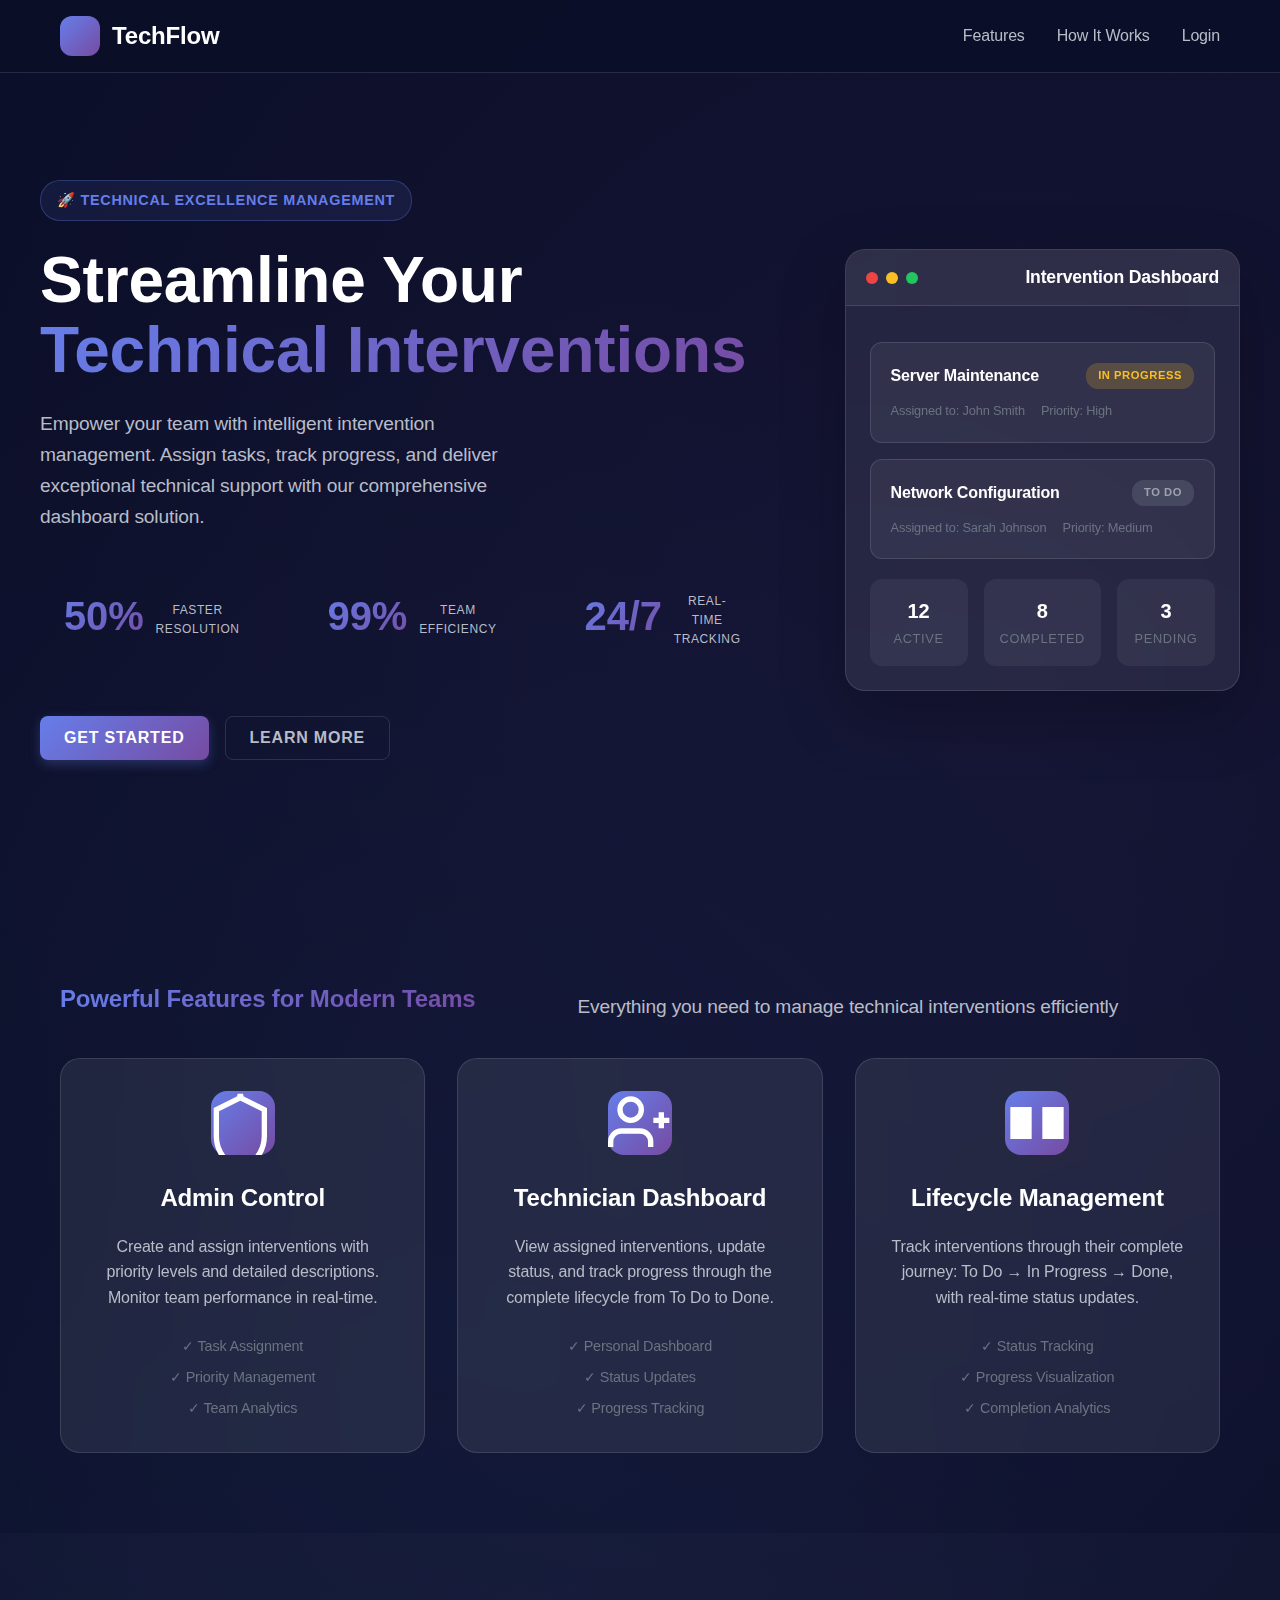
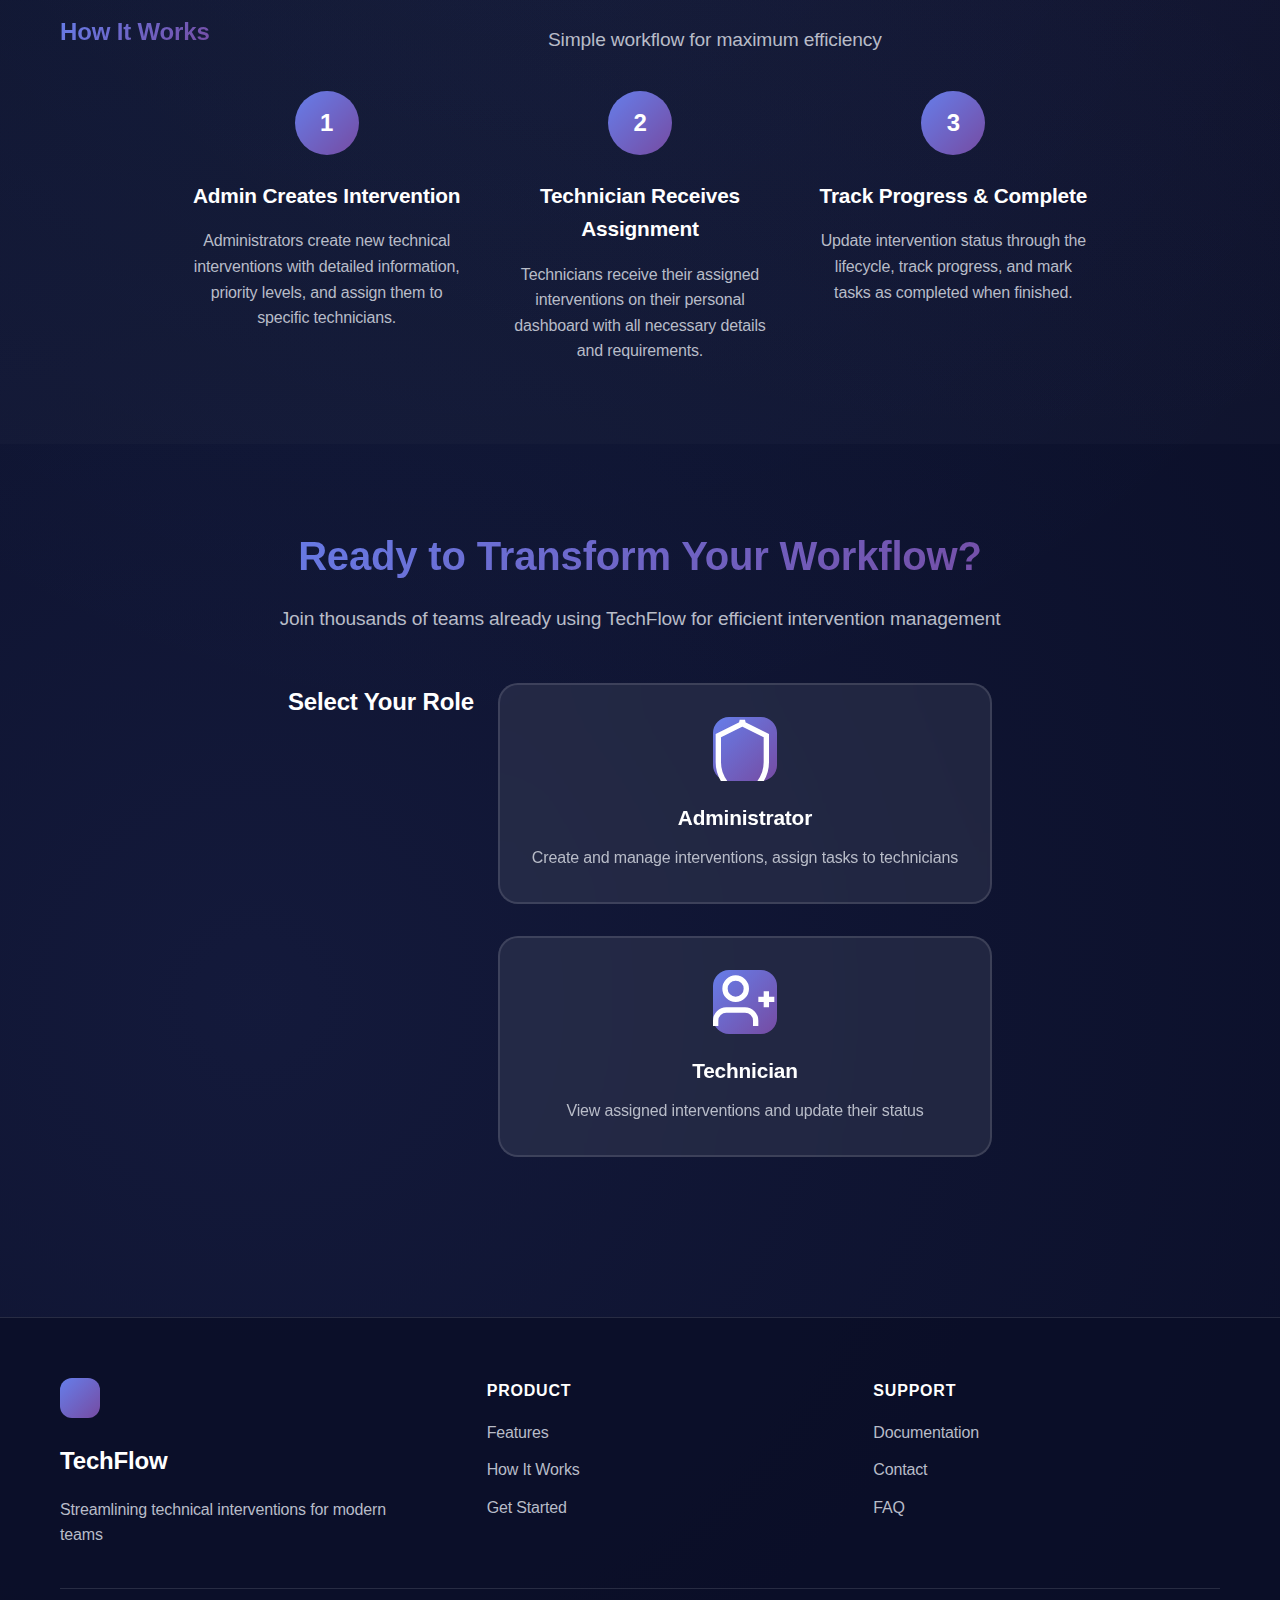
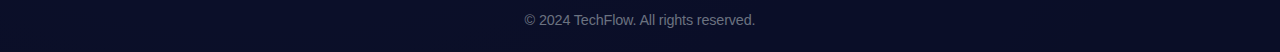
<file: index.html>
<!DOCTYPE html>
<html lang="en">
<head>
    <meta charset="UTF-8">
    <meta name="viewport" content="width=device-width, initial-scale=1.0">
    <title>Tech Intervention Manager - Streamline Technical Operations</title>
    <link rel="stylesheet" href="styles.css">
</head>
<body>
    <nav class="navbar">
        <div class="nav-container">
            <div class="nav-logo">
                <div class="logo-icon"></div>
                <span>TechFlow</span>
            </div>
            <div class="nav-links">
                <a href="#features" class="nav-link">Features</a>
                <a href="#how-it-works" class="nav-link">How It Works</a>
                <a href="#login" class="nav-link">Login</a>
            </div>
        </div>
    </nav>

    <section class="hero">
        <div class="hero-container">
            <div class="hero-content">
                <div class="hero-badge">
                    <span>🚀 Technical Excellence Management</span>
                </div>
                <h1 class="hero-title">
                    Streamline Your <span class="gradient-text">Technical Interventions</span>
                </h1>
                <p class="hero-description">
                    Empower your team with intelligent intervention management. Assign tasks, track progress, and deliver exceptional technical support with our comprehensive dashboard solution.
                </p>
                <div class="hero-stats">
                    <div class="stat-item">
                        <div class="stat-number">50%</div>
                        <div class="stat-label">Faster Resolution</div>
                    </div>
                    <div class="stat-item">
                        <div class="stat-number">99%</div>
                        <div class="stat-label">Team Efficiency</div>
                    </div>
                    <div class="stat-item">
                        <div class="stat-number">24/7</div>
                        <div class="stat-label">Real-time Tracking</div>
                    </div>
                </div>
                <div class="hero-actions">
                    <button class="btn-primary" onclick="scrollToLogin()">Get Started</button>
                    <button class="btn-secondary" onclick="scrollToFeatures()">Learn More</button>
                </div>
            </div>
            <div class="hero-visual">
                <div class="dashboard-preview">
                    <div class="preview-header">
                        <div class="preview-dots">
                            <span></span>
                            <span></span>
                            <span></span>
                        </div>
                        <div class="preview-title">Intervention Dashboard</div>
                    </div>
                    <div class="preview-content">
                        <div class="preview-card">
                            <div class="card-header">
                                <div class="card-title">Server Maintenance</div>
                                <div class="card-status active">In Progress</div>
                            </div>
                            <div class="card-meta">
                                <span>Assigned to: John Smith</span>
                                <span>Priority: High</span>
                            </div>
                        </div>
                        <div class="preview-card">
                            <div class="card-header">
                                <div class="card-title">Network Configuration</div>
                                <div class="card-status pending">To Do</div>
                            </div>
                            <div class="card-meta">
                                <span>Assigned to: Sarah Johnson</span>
                                <span>Priority: Medium</span>
                            </div>
                        </div>
                        <div class="preview-stats">
                            <div class="preview-stat">
                                <div class="stat-value">12</div>
                                <div class="stat-name">Active</div>
                            </div>
                            <div class="preview-stat">
                                <div class="stat-value">8</div>
                                <div class="stat-name">Completed</div>
                            </div>
                            <div class="preview-stat">
                                <div class="stat-value">3</div>
                                <div class="stat-name">Pending</div>
                            </div>
                        </div>
                    </div>
                </div>
            </div>
        </div>
    </section>

    <section id="features" class="features">
        <div class="container">
            <div class="section-header">
                <h2 class="section-title">Powerful Features for Modern Teams</h2>
                <p class="section-subtitle">Everything you need to manage technical interventions efficiently</p>
            </div>
            <div class="features-grid">
                <div class="feature-card">
                    <div class="feature-icon">
                        <div class="icon-shape">
                            <svg viewBox="0 0 24 24" fill="none" stroke="currentColor" stroke-width="2">
                                <path d="M12 2L2 7v10c0 5.55 3.84 10.74 9 12 5.16-1.26 9-6.45 9-12V7l-10-5z"/>
                            </svg>
                        </div>
                    </div>
                    <h3 class="feature-title">Admin Control</h3>
                    <p class="feature-description">Create and assign interventions with priority levels and detailed descriptions. Monitor team performance in real-time.</p>
                    <div class="feature-benefits">
                        <span>✓ Task Assignment</span>
                        <span>✓ Priority Management</span>
                        <span>✓ Team Analytics</span>
                    </div>
                </div>
                <div class="feature-card">
                    <div class="feature-icon">
                        <div class="icon-shape">
                            <svg viewBox="0 0 24 24" fill="none" stroke="currentColor" stroke-width="2">
                                <path d="M16 21v-2a4 4 0 0 0-4-4H5a4 4 0 0 0-4 4v2"/>
                                <circle cx="8.5" cy="7" r="4"/>
                                <path d="M20 8v6M23 11h-6"/>
                            </svg>
                        </div>
                    </div>
                    <h3 class="feature-title">Technician Dashboard</h3>
                    <p class="feature-description">View assigned interventions, update status, and track progress through the complete lifecycle from To Do to Done.</p>
                    <div class="feature-benefits">
                        <span>✓ Personal Dashboard</span>
                        <span>✓ Status Updates</span>
                        <span>✓ Progress Tracking</span>
                    </div>
                </div>
                <div class="feature-card">
                    <div class="feature-icon">
                        <div class="icon-shape">
                            <svg viewBox="0 0 24 24" fill="none" stroke="currentColor" stroke-width="2">
                                <path d="M9 11H3v2h6v-2zm0-4H3v2h6V7zm0 8H3v2h6v-2zm12-8h-6v2h6V7zm0 4h-6v2h6v-2zm0 4h-6v2h6v-2z"/>
                            </svg>
                        </div>
                    </div>
                    <h3 class="feature-title">Lifecycle Management</h3>
                    <p class="feature-description">Track interventions through their complete journey: To Do → In Progress → Done, with real-time status updates.</p>
                    <div class="feature-benefits">
                        <span>✓ Status Tracking</span>
                        <span>✓ Progress Visualization</span>
                        <span>✓ Completion Analytics</span>
                    </div>
                </div>
            </div>
        </div>
    </section>

    <section id="how-it-works" class="how-it-works">
        <div class="container">
            <div class="section-header">
                <h2 class="section-title">How It Works</h2>
                <p class="section-subtitle">Simple workflow for maximum efficiency</p>
            </div>
            <div class="workflow">
                <div class="workflow-step">
                    <div class="step-number">1</div>
                    <div class="step-content">
                        <h3 class="step-title">Admin Creates Intervention</h3>
                        <p class="step-description">Administrators create new technical interventions with detailed information, priority levels, and assign them to specific technicians.</p>
                    </div>
                </div>
                <div class="workflow-step">
                    <div class="step-number">2</div>
                    <div class="step-content">
                        <h3 class="step-title">Technician Receives Assignment</h3>
                        <p class="step-description">Technicians receive their assigned interventions on their personal dashboard with all necessary details and requirements.</p>
                    </div>
                </div>
                <div class="workflow-step">
                    <div class="step-number">3</div>
                    <div class="step-content">
                        <h3 class="step-title">Track Progress & Complete</h3>
                        <p class="step-description">Update intervention status through the lifecycle, track progress, and mark tasks as completed when finished.</p>
                    </div>
                </div>
            </div>
        </div>
    </section>

    <section id="login" class="login-section">
        <div class="container">
            <div class="login-container">
                <div class="login-content">
                    <h2 class="login-title">Ready to Transform Your Workflow?</h2>
                    <p class="login-subtitle">Join thousands of teams already using TechFlow for efficient intervention management</p>
                    <div class="login-form">
                        <div class="role-selection">
                            <h3>Select Your Role</h3>
                            <div class="role-cards">
                                <div class="role-card" onclick="selectRole('admin')">
                                    <div class="role-icon">
                                        <svg viewBox="0 0 24 24" fill="none" stroke="currentColor" stroke-width="2">
                                            <path d="M12 2L2 7v10c0 5.55 3.84 10.74 9 12 5.16-1.26 9-6.45 9-12V7l-10-5z"/>
                                        </svg>
                                    </div>
                                    <h4>Administrator</h4>
                                    <p>Create and manage interventions, assign tasks to technicians</p>
                                </div>
                                <div class="role-card" onclick="selectRole('technician')">
                                    <div class="role-icon">
                                        <svg viewBox="0 0 24 24" fill="none" stroke="currentColor" stroke-width="2">
                                            <path d="M16 21v-2a4 4 0 0 0-4-4H5a4 4 0 0 0-4 4v2"/>
                                            <circle cx="8.5" cy="7" r="4"/>
                                            <path d="M20 8v6M23 11h-6"/>
                                        </svg>
                                    </div>
                                    <h4>Technician</h4>
                                    <p>View assigned interventions and update their status</p>
                                </div>
                            </div>
                        </div>
                        <div class="login-form-fields" id="loginForm" style="display: none;">
                            <div class="form-group">
                                <label>Username</label>
                                <input type="text" id="username" placeholder="Enter your username" class="input-field">
                            </div>
                            <div class="form-group">
                                <label>Password</label>
                                <input type="password" id="password" placeholder="Enter your password" class="input-field">
                            </div>
                            <button class="login-btn" onclick="login()">Access Dashboard</button>
                        </div>
                    </div>
                </div>
            </div>
        </div>
    </section>

    <footer class="footer">
        <div class="container">
            <div class="footer-content">
                <div class="footer-brand">
                    <div class="logo-icon"></div>
                    <span>TechFlow</span>
                    <p>Streamlining technical interventions for modern teams</p>
                </div>
                <div class="footer-links">
                    <div class="link-group">
                        <h4>Product</h4>
                        <a href="#features">Features</a>
                        <a href="#how-it-works">How It Works</a>
                        <a href="#login">Get Started</a>
                    </div>
                    <div class="link-group">
                        <h4>Support</h4>
                        <a href="#">Documentation</a>
                        <a href="#">Contact</a>
                        <a href="#">FAQ</a>
                    </div>
                </div>
            </div>
            <div class="footer-bottom">
                <p>&copy; 2024 TechFlow. All rights reserved.</p>
            </div>
        </div>
    </footer>

    <script src="script.js"></script>
</body>
</html>
</file>
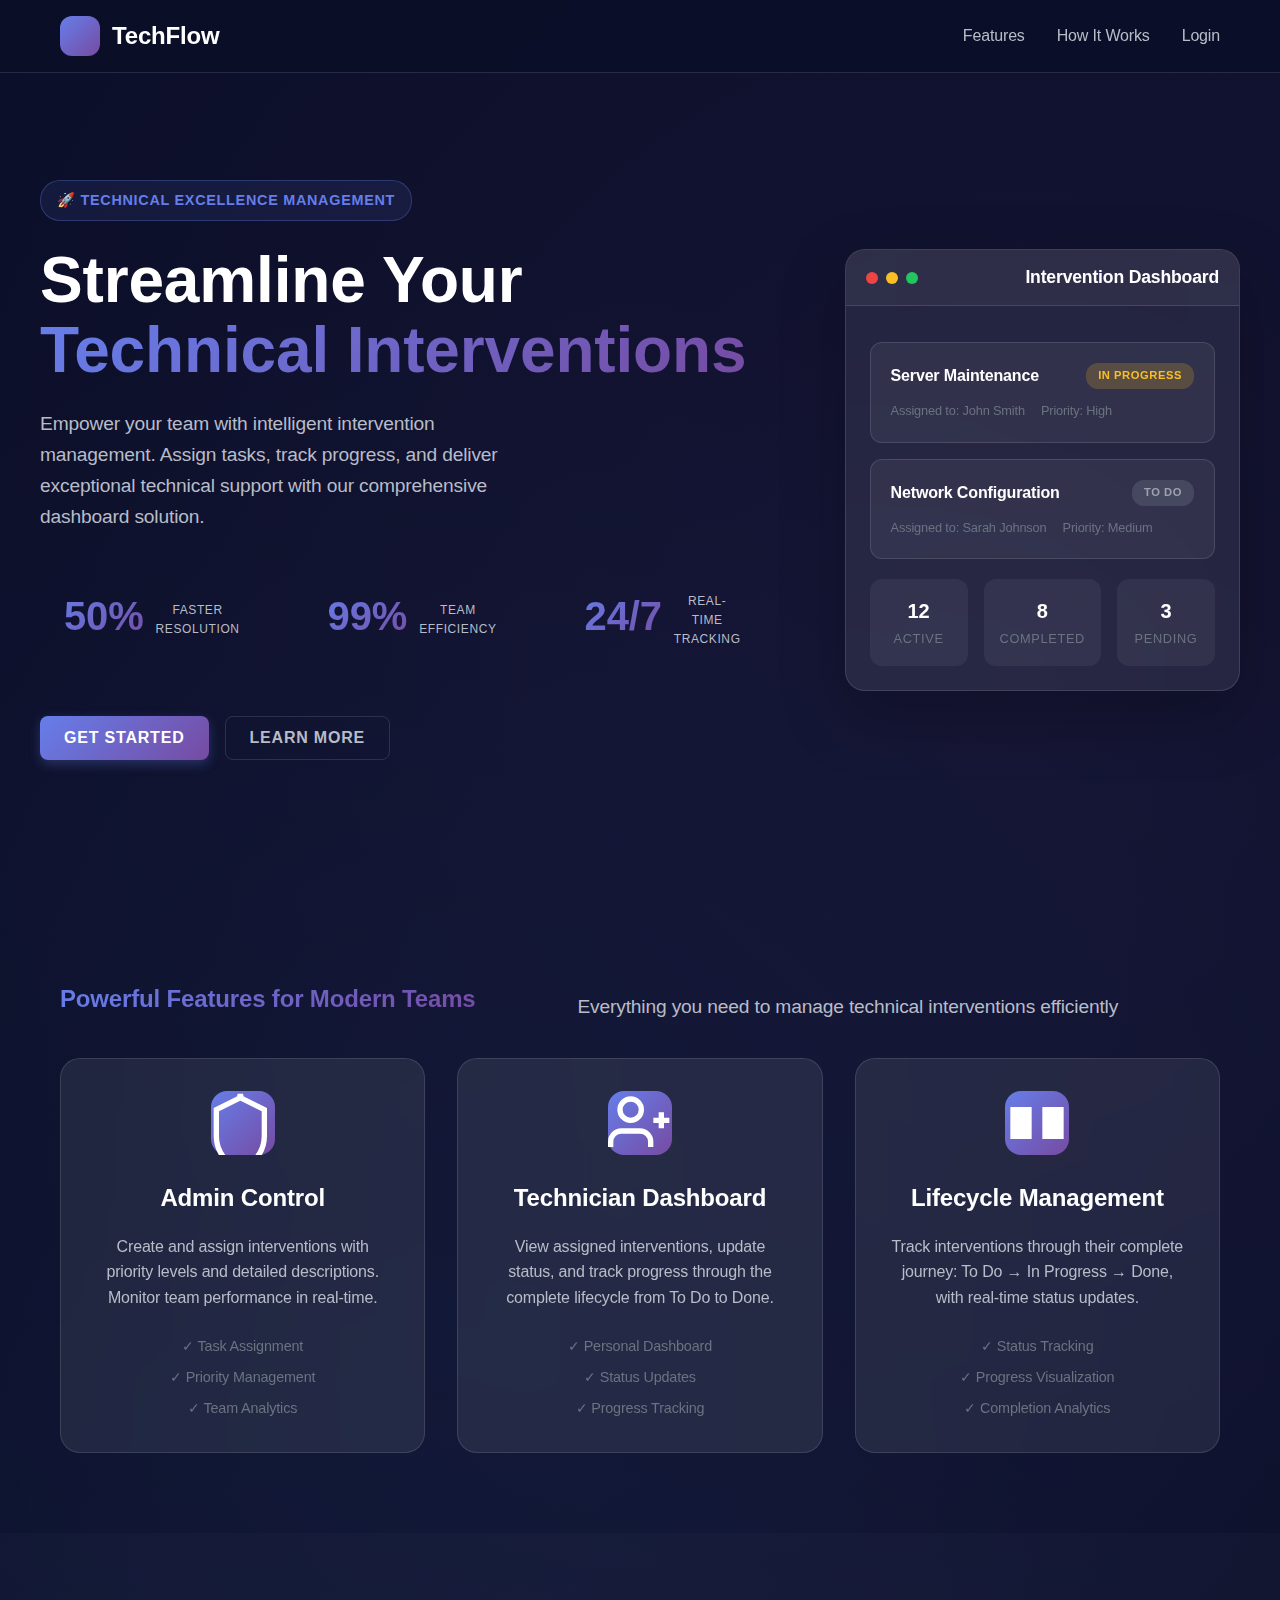
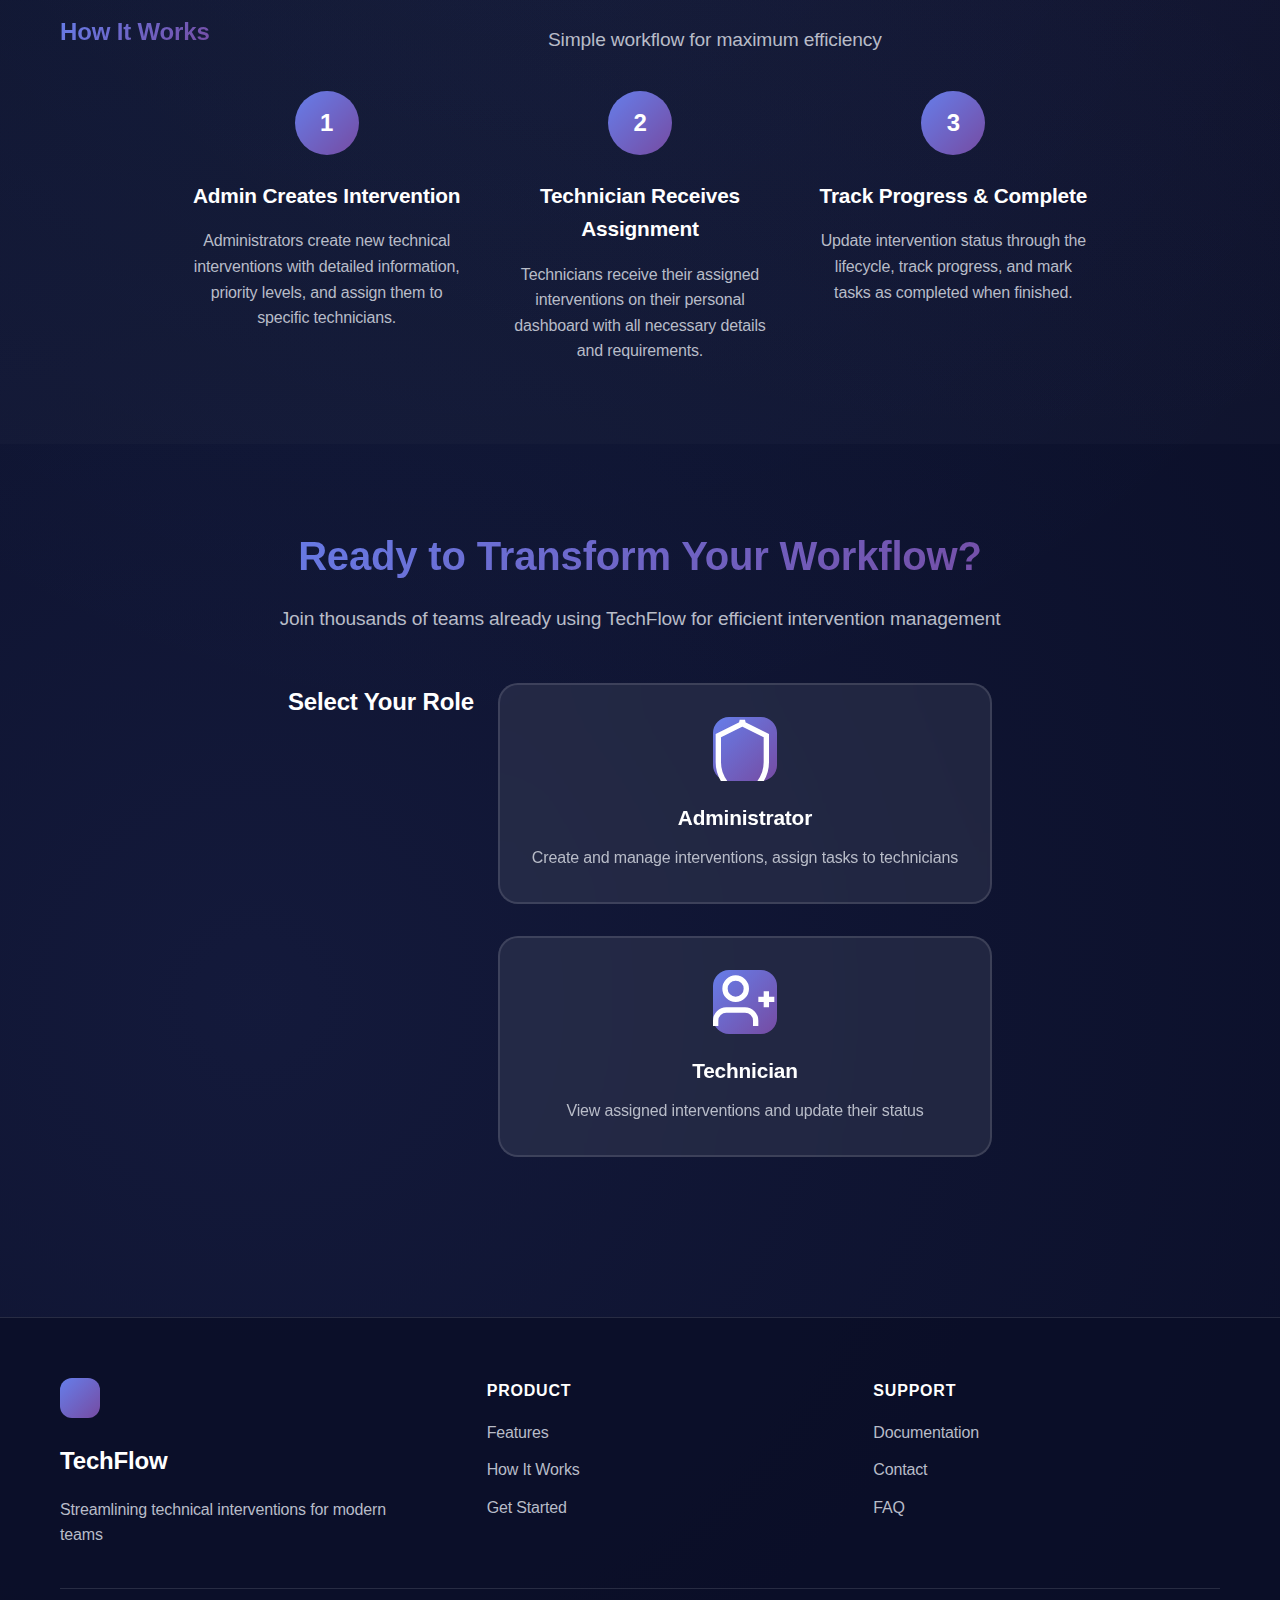
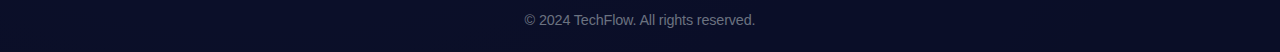
<file: app.html>
<!DOCTYPE html>
<html lang="en">
<head>
    <meta charset="UTF-8">
    <meta name="viewport" content="width=device-width, initial-scale=1.0">
    <title>TechFlow - Intervention Dashboard</title>
    <link rel="stylesheet" href="styles.css">
</head>
<body>
    <div class="app-wrapper">
        <aside class="sidebar">
            <div class="sidebar-header">
                <div class="logo">
                    <div class="logo-icon"></div>
                    <span class="logo-text">TechFlow</span>
                </div>
                <div class="user-profile">
                    <div class="user-avatar">
                        <span id="userInitial">A</span>
                    </div>
                    <div class="user-info">
                        <div class="user-name" id="userName">Admin User</div>
                        <div class="user-role" id="userRole">Administrator</div>
                    </div>
                </div>
            </div>
            
            <nav class="sidebar-nav">
                <div class="nav-section">
                    <div class="nav-section-title">Main</div>
                    <div class="nav-item active" onclick="showSection('dashboard')">
                        <div class="nav-icon">
                            <svg viewBox="0 0 24 24" fill="none" stroke="currentColor" stroke-width="2">
                                <rect x="3" y="3" width="7" height="7"/>
                                <rect x="14" y="3" width="7" height="7"/>
                                <rect x="14" y="14" width="7" height="7"/>
                                <rect x="3" y="14" width="7" height="7"/>
                            </svg>
                        </div>
                        <span>Dashboard</span>
                    </div>
                    <div class="nav-item admin-only" onclick="showSection('create-intervention')">
                        <div class="nav-icon">
                            <svg viewBox="0 0 24 24" fill="none" stroke="currentColor" stroke-width="2">
                                <circle cx="12" cy="12" r="10"/>
                                <line x1="12" y1="8" x2="12" y2="16"/>
                                <line x1="8" y1="12" x2="16" y2="12"/>
                            </svg>
                        </div>
                        <span>Create Intervention</span>
                    </div>
                    <div class="nav-item" onclick="showSection('interventions')">
                        <div class="nav-icon">
                            <svg viewBox="0 0 24 24" fill="none" stroke="currentColor" stroke-width="2">
                                <path d="M14 2H6a2 2 0 0 0-2 2v16a2 2 0 0 0 2 2h12a2 2 0 0 0 2-2V8z"/>
                                <polyline points="14,2 14,8 20,8"/>
                                <line x1="16" y1="13" x2="8" y2="13"/>
                                <line x1="16" y1="17" x2="8" y2="17"/>
                                <polyline points="10,9 9,9 8,9"/>
                            </svg>
                        </div>
                        <span>Interventions</span>
                    </div>
                </div>
                
                <div class="nav-section">
                    <div class="nav-section-title">Quick Stats</div>
                    <div class="stat-item">
                        <div class="stat-icon todo">
                            <svg viewBox="0 0 24 24" fill="none" stroke="currentColor" stroke-width="2">
                                <circle cx="12" cy="12" r="10"/>
                                <polyline points="12,6 12,12 16,14"/>
                            </svg>
                        </div>
                        <div class="stat-info">
                            <div class="stat-value" id="quickTodo">0</div>
                            <div class="stat-label">To Do</div>
                        </div>
                    </div>
                    <div class="stat-item">
                        <div class="stat-icon progress">
                            <svg viewBox="0 0 24 24" fill="none" stroke="currentColor" stroke-width="2">
                                <path d="M22 12h-4l-3 9L9 3l-3 9H2"/>
                            </svg>
                        </div>
                        <div class="stat-info">
                            <div class="stat-value" id="quickProgress">0</div>
                            <div class="stat-label">In Progress</div>
                        </div>
                    </div>
                    <div class="stat-item">
                        <div class="stat-icon done">
                            <svg viewBox="0 0 24 24" fill="none" stroke="currentColor" stroke-width="2">
                                <path d="M22 11.08V12a10 10 0 1 1-5.93-9.14"/>
                                <polyline points="22,4 12,14.01 9,11.01"/>
                            </svg>
                        </div>
                        <div class="stat-info">
                            <div class="stat-value" id="quickDone">0</div>
                            <div class="stat-label">Done</div>
                        </div>
                    </div>
                </div>
            </nav>
            
            <div class="sidebar-footer">
                <button class="logout-btn" onclick="logout()">
                    <svg viewBox="0 0 24 24" fill="none" stroke="currentColor" stroke-width="2">
                        <path d="M9 21H5a2 2 0 0 1-2-2V5a2 2 0 0 1 2-2h4"/>
                        <polyline points="16,17 21,12 16,7"/>
                        <line x1="21" y1="12" x2="9" y2="12"/>
                    </svg>
                    <span>Logout</span>
                </button>
            </div>
        </aside>

        <main class="main-content">
            <header class="main-header">
                <div class="header-left">
                    <h1 class="page-title">Dashboard</h1>
                    <p class="page-subtitle">Manage your technical interventions efficiently</p>
                </div>
                <div class="header-right">
                    <div class="header-actions">
                        <button class="action-btn secondary" onclick="refreshData()">
                            <svg viewBox="0 0 24 24" fill="none" stroke="currentColor" stroke-width="2">
                                <polyline points="23,4 23,10 17,10"/>
                                <path d="M20.49 15a9 9 0 1 1-2.12-9.36L23 10"/>
                            </svg>
                            Refresh
                        </button>
                        <button class="action-btn primary admin-only" onclick="showSection('create-intervention')">
                            <svg viewBox="0 0 24 24" fill="none" stroke="currentColor" stroke-width="2">
                                <circle cx="12" cy="12" r="10"/>
                                <line x1="12" y1="8" x2="12" y2="16"/>
                                <line x1="8" y1="12" x2="16" y2="12"/>
                            </svg>
                            New Intervention
                        </button>
                    </div>
                </div>
            </header>

            <div class="content-area">
                <section id="dashboard" class="section active">
                    <div class="dashboard-grid">
                        <div class="stats-overview">
                            <div class="stat-card primary">
                                <div class="stat-header">
                                    <div class="stat-icon">
                                        <svg viewBox="0 0 24 24" fill="none" stroke="currentColor" stroke-width="2">
                                            <path d="M16 21v-2a4 4 0 0 0-4-4H5a4 4 0 0 0-4 4v2"/>
                                            <circle cx="8.5" cy="7" r="4"/>
                                            <line x1="20" y1="8" x2="20" y2="14"/>
                                            <line x1="23" y1="11" x2="17" y2="11"/>
                                        </svg>
                                    </div>
                                    <div class="stat-info">
                                        <div class="stat-label">Total Interventions</div>
                                        <div class="stat-value" id="totalInterventions">0</div>
                                    </div>
                                </div>
                                <div class="stat-progress">
                                    <div class="progress-bar">
                                        <div class="progress-fill" style="width: 0%"></div>
                                    </div>
                                </div>
                            </div>
                            
                            <div class="stat-card">
                                <div class="stat-header">
                                    <div class="stat-icon todo">
                                        <svg viewBox="0 0 24 24" fill="none" stroke="currentColor" stroke-width="2">
                                            <circle cx="12" cy="12" r="10"/>
                                            <polyline points="12,6 12,12 16,14"/>
                                        </svg>
                                    </div>
                                    <div class="stat-info">
                                        <div class="stat-label">To Do</div>
                                        <div class="stat-value" id="todoCount">0</div>
                                    </div>
                                </div>
                            </div>
                            
                            <div class="stat-card">
                                <div class="stat-header">
                                    <div class="stat-icon progress">
                                        <svg viewBox="0 0 24 24" fill="none" stroke="currentColor" stroke-width="2">
                                            <path d="M22 12h-4l-3 9L9 3l-3 9H2"/>
                                        </svg>
                                    </div>
                                    <div class="stat-info">
                                        <div class="stat-label">In Progress</div>
                                        <div class="stat-value" id="inProgressCount">0</div>
                                    </div>
                                </div>
                            </div>
                            
                            <div class="stat-card">
                                <div class="stat-header">
                                    <div class="stat-icon done">
                                        <svg viewBox="0 0 24 24" fill="none" stroke="currentColor" stroke-width="2">
                                            <path d="M22 11.08V12a10 10 0 1 1-5.93-9.14"/>
                                            <polyline points="22,4 12,14.01 9,11.01"/>
                                        </svg>
                                    </div>
                                    <div class="stat-info">
                                        <div class="stat-label">Completed</div>
                                        <div class="stat-value" id="doneCount">0</div>
                                    </div>
                                </div>
                            </div>
                        </div>

                        <div class="dashboard-content">
                            <div class="recent-interventions">
                                <div class="section-header">
                                    <h2>Recent Interventions</h2>
                                    <button class="view-all-btn" onclick="showSection('interventions')">View All</button>
                                </div>
                                <div class="interventions-list" id="dashboardInterventions">
                                </div>
                            </div>
                            
                            <div class="quick-actions">
                                <div class="section-header">
                                    <h2>Quick Actions</h2>
                                </div>
                                <div class="action-grid">
                                    <div class="action-card admin-only" onclick="showSection('create-intervention')">
                                        <div class="action-icon">
                                            <svg viewBox="0 0 24 24" fill="none" stroke="currentColor" stroke-width="2">
                                                <circle cx="12" cy="12" r="10"/>
                                                <line x1="12" y1="8" x2="12" y2="16"/>
                                                <line x1="8" y1="12" x2="16" y2="12"/>
                                            </svg>
                                        </div>
                                        <div class="action-title">Create New</div>
                                        <div class="action-description">Add a new intervention</div>
                                    </div>
                                    <div class="action-card" onclick="showSection('interventions')">
                                        <div class="action-icon">
                                            <svg viewBox="0 0 24 24" fill="none" stroke="currentColor" stroke-width="2">
                                                <path d="M14 2H6a2 2 0 0 0-2 2v16a2 2 0 0 0 2 2h12a2 2 0 0 0 2-2V8z"/>
                                                <polyline points="14,2 14,8 20,8"/>
                                            </svg>
                                        </div>
                                        <div class="action-title">View All</div>
                                        <div class="action-description">See all interventions</div>
                                    </div>
                                </div>
                            </div>
                        </div>
                    </div>
                </section>

                <section id="create-intervention" class="section admin-only">
                    <div class="form-container">
                        <div class="form-header">
                            <h2>Create New Intervention</h2>
                            <p>Fill in the details to create a new technical intervention</p>
                        </div>
                        <form class="intervention-form" onsubmit="createIntervention(event)">
                            <div class="form-grid">
                                <div class="form-group">
                                    <label for="interventionTitle">Title *</label>
                                    <input type="text" id="interventionTitle" required placeholder="Enter intervention title">
                                </div>
                                <div class="form-group">
                                    <label for="interventionPriority">Priority *</label>
                                    <select id="interventionPriority" required>
                                        <option value="">Select Priority</option>
                                        <option value="low">Low</option>
                                        <option value="medium">Medium</option>
                                        <option value="high">High</option>
                                    </select>
                                </div>
                                <div class="form-group full-width">
                                    <label for="interventionDescription">Description *</label>
                                    <textarea id="interventionDescription" required placeholder="Describe the intervention details..."></textarea>
                                </div>
                                <div class="form-group">
                                    <label for="technicianSelect">Assign to Technician *</label>
                                    <select id="technicianSelect" required>
                                        <option value="">Select Technician</option>
                                        <option value="tech1">John Smith</option>
                                        <option value="tech2">Sarah Johnson</option>
                                        <option value="tech3">Mike Wilson</option>
                                    </select>
                                </div>
                            </div>
                            <div class="form-actions">
                                <button type="button" class="btn-secondary" onclick="showSection('dashboard')">Cancel</button>
                                <button type="submit" class="btn-primary">Create Intervention</button>
                            </div>
                        </form>
                    </div>
                </section>

                <section id="interventions" class="section">
                    <div class="interventions-container">
                        <div class="interventions-header">
                            <div class="header-content">
                                <h2>Interventions</h2>
                                <p>Manage and track all technical interventions</p>
                            </div>
                            <div class="filter-controls">
                                <div class="filter-tabs">
                                    <button class="filter-btn active" onclick="filterInterventions('all')">All</button>
                                    <button class="filter-btn" onclick="filterInterventions('todo')">To Do</button>
                                    <button class="filter-btn" onclick="filterInterventions('in-progress')">In Progress</button>
                                    <button class="filter-btn" onclick="filterInterventions('done')">Done</button>
                                </div>
                            </div>
                        </div>
                        <div class="interventions-list" id="interventionsList">
                        </div>
                    </div>
                </section>
            </div>
        </main>
    </div>
    <script src="app.js"></script>
</body>
</html>
</file>
<file: styles.css>
* {
    margin: 0;
    padding: 0;
    box-sizing: border-box;
}

:root {
    --primary-gradient: linear-gradient(135deg, #667eea 0%, #764ba2 100%);
    --secondary-gradient: linear-gradient(135deg, #f093fb 0%, #f5576c 100%);
    --accent-gradient: linear-gradient(135deg, #4facfe 0%, #00f2fe 100%);
    --dark-bg: #0a0e27;
    --card-bg: rgba(255, 255, 255, 0.08);
    --card-border: rgba(255, 255, 255, 0.12);
    --text-primary: #ffffff;
    --text-secondary: #b8bcc8;
    --text-muted: #6b7280;
    --shadow-sm: 0 2px 8px rgba(0, 0, 0, 0.1);
    --shadow-md: 0 8px 24px rgba(0, 0, 0, 0.15);
    --shadow-lg: 0 16px 40px rgba(0, 0, 0, 0.2);
    --shadow-xl: 0 24px 64px rgba(0, 0, 0, 0.25);
    --transition-smooth: all 0.3s cubic-bezier(0.4, 0, 0.2, 1);
    --transition-bounce: all 0.4s cubic-bezier(0.68, -0.55, 0.265, 1.55);
}

body {
    font-family: 'Inter', -apple-system, BlinkMacSystemFont, 'Segoe UI', Roboto, sans-serif;
    background: var(--dark-bg);
    background-image: 
        radial-gradient(circle at 20% 80%, rgba(102, 126, 234, 0.1) 0%, transparent 50%),
        radial-gradient(circle at 80% 20%, rgba(118, 75, 162, 0.1) 0%, transparent 50%),
        radial-gradient(circle at 40% 40%, rgba(79, 172, 254, 0.05) 0%, transparent 50%);
    color: var(--text-primary);
    min-height: 100vh;
    line-height: 1.6;
    font-weight: 400;
    letter-spacing: -0.01em;
    overflow-x: hidden;
}

/* Landing Page Styles */
.navbar {
    position: fixed;
    top: 0;
    width: 100%;
    background: rgba(10, 14, 39, 0.8);
    backdrop-filter: blur(20px);
    border-bottom: 1px solid var(--card-border);
    z-index: 1000;
    padding: 16px 0;
}

.nav-container {
    max-width: 1200px;
    margin: 0 auto;
    padding: 0 20px;
    display: flex;
    justify-content: space-between;
    align-items: center;
}

.nav-logo {
    display: flex;
    align-items: center;
    gap: 12px;
    font-size: 1.5rem;
    font-weight: 700;
    color: var(--text-primary);
}

.logo-icon {
    width: 40px;
    height: 40px;
    background: var(--primary-gradient);
    border-radius: 12px;
    display: flex;
    align-items: center;
    justify-content: center;
    font-weight: bold;
    font-size: 1.2rem;
}

.nav-links {
    display: flex;
    gap: 32px;
}

.nav-link {
    color: var(--text-secondary);
    text-decoration: none;
    font-weight: 500;
    transition: var(--transition-smooth);
    position: relative;
}

.nav-link:hover {
    color: var(--text-primary);
}

.nav-link::after {
    content: '';
    position: absolute;
    bottom: -4px;
    left: 0;
    width: 0;
    height: 2px;
    background: var(--primary-gradient);
    transition: width 0.3s ease;
}

.nav-link:hover::after {
    width: 100%;
}

.hero {
    padding: 120px 20px 80px;
    min-height: 100vh;
    display: flex;
    align-items: center;
}

.hero-container {
    max-width: 1200px;
    margin: 0 auto;
    display: grid;
    grid-template-columns: 1fr 1fr;
    gap: 80px;
    align-items: center;
}

.hero-content {
    animation: slideInLeft 0.8s cubic-bezier(0.34, 1.56, 0.64, 1);
}

@keyframes slideInLeft {
    from {
        opacity: 0;
        transform: translateX(-40px) scale(0.95);
    }
    to {
        opacity: 1;
        transform: translateX(0) scale(1);
    }
}

.hero-badge {
    display: inline-block;
    padding: 8px 16px;
    background: rgba(102, 126, 234, 0.1);
    border: 1px solid rgba(102, 126, 234, 0.3);
    border-radius: 20px;
    font-size: 0.9rem;
    color: #667eea;
    margin-bottom: 24px;
    font-weight: 600;
    text-transform: uppercase;
    letter-spacing: 0.05em;
}

.hero-title {
    font-size: clamp(2.5rem, 5vw, 4rem);
    font-weight: 700;
    line-height: 1.1;
    margin-bottom: 24px;
    color: var(--text-primary);
}

.gradient-text {
    background: var(--primary-gradient);
    -webkit-background-clip: text;
    -webkit-text-fill-color: transparent;
    background-clip: text;
}

.hero-description {
    font-size: 1.2rem;
    color: var(--text-secondary);
    margin-bottom: 40px;
    line-height: 1.6;
    max-width: 500px;
}

.hero-stats {
    display: flex;
    gap: 40px;
    margin-bottom: 40px;
}

.stat-item {
    text-align: center;
}

.stat-number {
    font-size: 2.5rem;
    font-weight: 700;
    background: var(--primary-gradient);
    -webkit-background-clip: text;
    -webkit-text-fill-color: transparent;
    background-clip: text;
    margin-bottom: 8px;
}

.stat-label {
    font-size: 0.9rem;
    color: var(--text-secondary);
    text-transform: uppercase;
    letter-spacing: 0.05em;
}

.hero-actions {
    display: flex;
    gap: 16px;
    flex-wrap: wrap;
}

.btn-primary, .btn-secondary {
    padding: 16px 32px;
    border: none;
    border-radius: 12px;
    font-size: 1rem;
    font-weight: 600;
    cursor: pointer;
    transition: var(--transition-bounce);
    text-transform: uppercase;
    letter-spacing: 0.05em;
    position: relative;
    overflow: hidden;
}

.btn-primary {
    background: var(--primary-gradient);
    color: white;
    box-shadow: 0 8px 24px rgba(102, 126, 234, 0.3);
}

.btn-secondary {
    background: transparent;
    color: var(--text-primary);
    border: 2px solid var(--card-border);
}

.btn-primary:hover, .btn-secondary:hover {
    transform: translateY(-4px) scale(1.02);
    box-shadow: 0 16px 40px rgba(102, 126, 234, 0.4);
}

.hero-visual {
    animation: slideInRight 0.8s cubic-bezier(0.34, 1.56, 0.64, 1);
}

.dashboard-preview {
    background: var(--card-bg);
    backdrop-filter: blur(20px);
    border: 1px solid var(--card-border);
    border-radius: 20px;
    overflow: hidden;
    box-shadow: var(--shadow-xl);
    max-width: 500px;
    margin: 0 auto;
}

.preview-header {
    background: rgba(255, 255, 255, 0.05);
    padding: 16px 20px;
    display: flex;
    align-items: center;
    gap: 12px;
    border-bottom: 1px solid var(--card-border);
}

.preview-dots {
    display: flex;
    gap: 8px;
}

.preview-dots span {
    width: 12px;
    height: 12px;
    border-radius: 50%;
    background: var(--text-muted);
}

.preview-dots span:first-child {
    background: #ef4444;
}

.preview-dots span:nth-child(2) {
    background: #fbbf24;
}

.preview-dots span:nth-child(3) {
    background: #22c55e;
}

.preview-title {
    font-size: 0.9rem;
    color: var(--text-secondary);
    font-weight: 500;
}

.preview-content {
    padding: 24px;
}

.preview-card {
    background: rgba(255, 255, 255, 0.06);
    border: 1px solid var(--card-border);
    border-radius: 12px;
    padding: 16px;
    margin-bottom: 16px;
}

.card-header {
    display: flex;
    justify-content: space-between;
    align-items: center;
    margin-bottom: 12px;
}

.card-title {
    font-size: 1rem;
    font-weight: 600;
    color: var(--text-primary);
}

.card-status {
    padding: 4px 12px;
    border-radius: 12px;
    font-size: 0.7rem;
    text-transform: uppercase;
    letter-spacing: 0.05em;
    font-weight: 600;
}

.card-status.active {
    background: rgba(251, 191, 36, 0.2);
    color: #fbbf24;
}

.card-status.pending {
    background: rgba(156, 163, 175, 0.2);
    color: #9ca3af;
}

.card-meta {
    display: flex;
    gap: 16px;
    font-size: 0.8rem;
    color: var(--text-muted);
}

.preview-stats {
    display: grid;
    grid-template-columns: repeat(3, 1fr);
    gap: 16px;
    margin-top: 20px;
}

.preview-stat {
    text-align: center;
    padding: 16px;
    background: rgba(255, 255, 255, 0.06);
    border-radius: 12px;
}

.stat-value {
    font-size: 1.5rem;
    font-weight: 700;
    color: var(--text-primary);
    margin-bottom: 4px;
}

.stat-name {
    font-size: 0.8rem;
    color: var(--text-muted);
    text-transform: uppercase;
    letter-spacing: 0.05em;
}

.container {
    max-width: 1200px;
    margin: 0 auto;
    padding: 0 20px;
}

.features {
    padding: 80px 20px;
}

.section-header {
    text-align: center;
    margin-bottom: 60px;
}

.section-title {
    font-size: clamp(2rem, 4vw, 3rem);
    font-weight: 700;
    margin-bottom: 16px;
    background: var(--primary-gradient);
    -webkit-background-clip: text;
    -webkit-text-fill-color: transparent;
    background-clip: text;
}

.section-subtitle {
    font-size: 1.2rem;
    color: var(--text-secondary);
    max-width: 600px;
    margin: 0 auto;
}

.features-grid {
    display: grid;
    grid-template-columns: repeat(auto-fit, minmax(300px, 1fr));
    gap: 32px;
}

.feature-card {
    background: var(--card-bg);
    backdrop-filter: blur(20px);
    border: 1px solid var(--card-border);
    border-radius: 20px;
    padding: 32px;
    text-align: center;
    transition: var(--transition-smooth);
    position: relative;
    overflow: hidden;
}

.feature-card:hover {
    transform: translateY(-8px) scale(1.02);
    box-shadow: var(--shadow-xl);
    border-color: rgba(102, 126, 234, 0.4);
}

.feature-icon {
    margin-bottom: 24px;
}

.icon-shape {
    width: 64px;
    height: 64px;
    background: var(--primary-gradient);
    border-radius: 16px;
    display: flex;
    align-items: center;
    justify-content: center;
    margin: 0 auto;
    color: white;
}

.feature-title {
    font-size: 1.5rem;
    font-weight: 600;
    margin-bottom: 16px;
    color: var(--text-primary);
}

.feature-description {
    color: var(--text-secondary);
    margin-bottom: 24px;
    line-height: 1.6;
}

.feature-benefits {
    display: flex;
    flex-direction: column;
    gap: 8px;
}

.feature-benefits span {
    font-size: 0.9rem;
    color: var(--text-muted);
}

.how-it-works {
    padding: 80px 20px;
    background: rgba(255, 255, 255, 0.02);
}

.workflow {
    display: grid;
    grid-template-columns: repeat(auto-fit, minmax(250px, 1fr));
    gap: 40px;
    max-width: 900px;
    margin: 0 auto;
}

.workflow-step {
    text-align: center;
    position: relative;
}

.step-number {
    width: 64px;
    height: 64px;
    background: var(--primary-gradient);
    border-radius: 50%;
    display: flex;
    align-items: center;
    justify-content: center;
    font-size: 1.5rem;
    font-weight: 700;
    color: white;
    margin: 0 auto 24px;
}

.step-title {
    font-size: 1.3rem;
    font-weight: 600;
    margin-bottom: 16px;
    color: var(--text-primary);
}

.step-description {
    color: var(--text-secondary);
    line-height: 1.6;
}

.login-section {
    padding: 80px 20px;
}

.login-container {
    max-width: 800px;
    margin: 0 auto;
}

.login-content {
    text-align: center;
}

.login-title {
    font-size: clamp(2rem, 4vw, 2.5rem);
    font-weight: 700;
    margin-bottom: 16px;
    background: var(--primary-gradient);
    -webkit-background-clip: text;
    -webkit-text-fill-color: transparent;
    background-clip: text;
}

.login-subtitle {
    font-size: 1.2rem;
    color: var(--text-secondary);
    margin-bottom: 48px;
}

.role-selection h3 {
    font-size: 1.5rem;
    margin-bottom: 32px;
    color: var(--text-primary);
}

.role-cards {
    display: grid;
    grid-template-columns: repeat(auto-fit, minmax(250px, 1fr));
    gap: 32px;
    margin-bottom: 40px;
}

.role-card {
    background: var(--card-bg);
    backdrop-filter: blur(20px);
    border: 2px solid var(--card-border);
    border-radius: 20px;
    padding: 32px;
    text-align: center;
    cursor: pointer;
    transition: var(--transition-smooth);
    position: relative;
    overflow: hidden;
}

.role-card:hover {
    transform: translateY(-8px) scale(1.02);
    box-shadow: var(--shadow-xl);
    border-color: rgba(102, 126, 234, 0.4);
}

.role-card.selected {
    border-color: #667eea;
    background: rgba(102, 126, 234, 0.1);
}

.role-icon {
    width: 64px;
    height: 64px;
    background: var(--primary-gradient);
    border-radius: 16px;
    display: flex;
    align-items: center;
    justify-content: center;
    margin: 0 auto 20px;
    color: white;
}

.role-card h4 {
    font-size: 1.3rem;
    font-weight: 600;
    margin-bottom: 12px;
    color: var(--text-primary);
}

.role-card p {
    color: var(--text-secondary);
    line-height: 1.5;
}

.login-form-fields {
    max-width: 400px;
    margin: 0 auto;
}

.form-group {
    margin-bottom: 24px;
    text-align: left;
}

.form-group label {
    display: block;
    margin-bottom: 8px;
    font-size: 0.9rem;
    color: var(--text-secondary);
    text-transform: uppercase;
    letter-spacing: 0.05em;
    font-weight: 600;
}

.input-field {
    width: 100%;
    padding: 16px 20px;
    border: 2px solid transparent;
    border-radius: 12px;
    background: rgba(255, 255, 255, 0.06);
    color: var(--text-primary);
    font-size: 1rem;
    transition: var(--transition-smooth);
    backdrop-filter: blur(10px);
}

.input-field::placeholder {
    color: var(--text-muted);
}

.input-field:focus {
    outline: none;
    border-color: #667eea;
    background: rgba(255, 255, 255, 0.1);
    box-shadow: 0 0 0 4px rgba(102, 126, 234, 0.1), var(--shadow-md);
    transform: translateY(-2px);
}

.login-btn {
    width: 100%;
    padding: 16px 32px;
    border: none;
    border-radius: 12px;
    background: var(--primary-gradient);
    color: white;
    font-size: 1rem;
    cursor: pointer;
    transition: var(--transition-bounce);
    font-weight: 600;
    text-transform: uppercase;
    letter-spacing: 0.05em;
    position: relative;
    overflow: hidden;
    box-shadow: 0 8px 24px rgba(102, 126, 234, 0.3);
}

.login-btn:hover {
    transform: translateY(-4px) scale(1.02);
    box-shadow: 0 16px 40px rgba(102, 126, 234, 0.4);
}

.footer {
    background: rgba(10, 14, 39, 0.8);
    border-top: 1px solid var(--card-border);
    padding: 60px 20px 20px;
}

.footer-content {
    display: grid;
    grid-template-columns: 1fr 2fr;
    gap: 60px;
    margin-bottom: 40px;
}

.footer-brand {
    display: flex;
    flex-direction: column;
    gap: 16px;
}

.footer-brand .logo-icon {
    margin-bottom: 8px;
}

.footer-brand span {
    font-size: 1.5rem;
    font-weight: 700;
    color: var(--text-primary);
}

.footer-brand p {
    color: var(--text-secondary);
    line-height: 1.6;
}

.footer-links {
    display: grid;
    grid-template-columns: repeat(auto-fit, minmax(150px, 1fr));
    gap: 40px;
}

.link-group h4 {
    font-size: 1rem;
    font-weight: 600;
    color: var(--text-primary);
    margin-bottom: 16px;
    text-transform: uppercase;
    letter-spacing: 0.05em;
}

.link-group a {
    display: block;
    color: var(--text-secondary);
    text-decoration: none;
    margin-bottom: 12px;
    transition: var(--transition-smooth);
}

.link-group a:hover {
    color: var(--text-primary);
    transform: translateX(4px);
}

.footer-bottom {
    text-align: center;
    padding-top: 20px;
    border-top: 1px solid var(--card-border);
    color: var(--text-muted);
    font-size: 0.9rem;
}

/* Application Dashboard Styles */
.app-wrapper {
    display: flex;
    min-height: 100vh;
    background: var(--dark-bg);
}

.sidebar {
    width: 280px;
    background: var(--card-bg);
    backdrop-filter: blur(20px);
    border-right: 1px solid var(--card-border);
    display: flex;
    flex-direction: column;
    position: fixed;
    height: 100vh;
    overflow-y: auto;
    z-index: 100;
}

.sidebar-header {
    padding: 24px;
    border-bottom: 1px solid var(--card-border);
}

.logo {
    display: flex;
    align-items: center;
    gap: 12px;
    margin-bottom: 24px;
}

.logo-icon {
    width: 40px;
    height: 40px;
    background: var(--primary-gradient);
    border-radius: 12px;
    display: flex;
    align-items: center;
    justify-content: center;
    color: white;
    font-weight: bold;
    font-size: 1.2rem;
}

.logo-text {
    font-size: 1.5rem;
    font-weight: 700;
    color: var(--text-primary);
}

.user-profile {
    display: flex;
    align-items: center;
    gap: 12px;
}

.user-avatar {
    width: 48px;
    height: 48px;
    background: var(--accent-gradient);
    border-radius: 50%;
    display: flex;
    align-items: center;
    justify-content: center;
    color: white;
    font-weight: 600;
    font-size: 1.2rem;
}

.user-info {
    flex: 1;
}

.user-name {
    font-size: 1rem;
    font-weight: 600;
    color: var(--text-primary);
    margin-bottom: 4px;
}

.user-role {
    font-size: 0.85rem;
    color: var(--text-secondary);
}

.sidebar-nav {
    flex: 1;
    padding: 24px 0;
    overflow-y: auto;
}

.nav-section {
    margin-bottom: 32px;
}

.nav-section-title {
    font-size: 0.75rem;
    text-transform: uppercase;
    letter-spacing: 0.1em;
    color: var(--text-muted);
    font-weight: 600;
    padding: 0 24px;
    margin-bottom: 12px;
}

.nav-item {
    display: flex;
    align-items: center;
    gap: 12px;
    padding: 12px 24px;
    cursor: pointer;
    transition: var(--transition-smooth);
    position: relative;
    color: var(--text-secondary);
}

.nav-item:hover {
    background: rgba(102, 126, 234, 0.1);
    color: var(--text-primary);
}

.nav-item.active {
    background: rgba(102, 126, 234, 0.15);
    color: #667eea;
    border-left: 3px solid #667eea;
}

.nav-icon {
    width: 20px;
    height: 20px;
    display: flex;
    align-items: center;
    justify-content: center;
}

.nav-icon svg {
    width: 20px;
    height: 20px;
}

.stat-item {
    display: flex;
    align-items: center;
    gap: 12px;
    padding: 12px 24px;
    margin-bottom: 8px;
}

.stat-icon {
    width: 36px;
    height: 36px;
    border-radius: 8px;
    display: flex;
    align-items: center;
    justify-content: center;
}

.stat-icon.todo {
    background: rgba(156, 163, 175, 0.2);
    color: #9ca3af;
}

.stat-icon.progress {
    background: rgba(251, 191, 36, 0.2);
    color: #fbbf24;
}

.stat-icon.done {
    background: rgba(34, 197, 94, 0.2);
    color: #22c55e;
}

.stat-icon svg {
    width: 18px;
    height: 18px;
}

.stat-info {
    flex: 1;
}

.stat-value {
    font-size: 1.25rem;
    font-weight: 700;
    color: var(--text-primary);
    margin-bottom: 2px;
}

.stat-label {
    font-size: 0.75rem;
    color: var(--text-secondary);
    text-transform: uppercase;
    letter-spacing: 0.05em;
}

.sidebar-footer {
    padding: 24px;
    border-top: 1px solid var(--card-border);
}

.logout-btn {
    width: 100%;
    display: flex;
    align-items: center;
    justify-content: center;
    gap: 8px;
    padding: 12px 16px;
    background: transparent;
    border: 1px solid var(--card-border);
    border-radius: 8px;
    color: var(--text-secondary);
    cursor: pointer;
    transition: var(--transition-smooth);
    font-size: 0.9rem;
    font-weight: 500;
}

.logout-btn:hover {
    background: rgba(239, 68, 68, 0.1);
    border-color: rgba(239, 68, 68, 0.3);
    color: #ef4444;
}

.logout-btn svg {
    width: 18px;
    height: 18px;
}

.main-content {
    flex: 1;
    margin-left: 280px;
    display: flex;
    flex-direction: column;
    min-height: 100vh;
}

.main-header {
    background: var(--card-bg);
    backdrop-filter: blur(20px);
    border-bottom: 1px solid var(--card-border);
    padding: 24px 32px;
    display: flex;
    justify-content: space-between;
    align-items: center;
    position: sticky;
    top: 0;
    z-index: 50;
}

.header-left {
    flex: 1;
}

.page-title {
    font-size: 2rem;
    font-weight: 700;
    color: var(--text-primary);
    margin-bottom: 8px;
}

.page-subtitle {
    font-size: 1rem;
    color: var(--text-secondary);
}

.header-right {
    display: flex;
    align-items: center;
}

.header-actions {
    display: flex;
    gap: 12px;
}

.action-btn {
    display: flex;
    align-items: center;
    gap: 8px;
    padding: 10px 16px;
    border-radius: 8px;
    font-size: 0.9rem;
    font-weight: 500;
    cursor: pointer;
    transition: var(--transition-smooth);
    border: none;
}

.action-btn svg {
    width: 16px;
    height: 16px;
}

.action-btn.secondary {
    background: transparent;
    color: var(--text-secondary);
    border: 1px solid var(--card-border);
}

.action-btn.secondary:hover {
    background: var(--card-bg);
    color: var(--text-primary);
}

.action-btn.primary {
    background: var(--primary-gradient);
    color: white;
    box-shadow: 0 4px 12px rgba(102, 126, 234, 0.3);
}

.action-btn.primary:hover {
    transform: translateY(-2px);
    box-shadow: 0 8px 20px rgba(102, 126, 234, 0.4);
}

.content-area {
    flex: 1;
    padding: 32px;
    overflow-y: auto;
}

.section {
    display: none;
    animation: fadeIn 0.3s ease-in-out;
}

.section.active {
    display: block;
}

@keyframes fadeIn {
    from {
        opacity: 0;
        transform: translateY(20px);
    }
    to {
        opacity: 1;
        transform: translateY(0);
    }
}

.dashboard-grid {
    display: grid;
    gap: 32px;
}

.stats-overview {
    display: grid;
    grid-template-columns: repeat(auto-fit, minmax(250px, 1fr));
    gap: 24px;
    margin-bottom: 32px;
}

.stat-card {
    background: var(--card-bg);
    backdrop-filter: blur(20px);
    border: 1px solid var(--card-border);
    border-radius: 16px;
    padding: 24px;
    transition: var(--transition-smooth);
    position: relative;
    overflow: hidden;
}

.stat-card:hover {
    transform: translateY(-4px);
    box-shadow: var(--shadow-lg);
}

.stat-card.primary {
    background: linear-gradient(135deg, rgba(102, 126, 234, 0.1) 0%, rgba(118, 75, 162, 0.1) 100%);
    border-color: rgba(102, 126, 234, 0.3);
}

.stat-header {
    display: flex;
    align-items: center;
    gap: 16px;
    margin-bottom: 16px;
}

.stat-header .stat-icon {
    width: 48px;
    height: 48px;
    border-radius: 12px;
    background: rgba(102, 126, 234, 0.2);
    color: #667eea;
}

.stat-header .stat-icon svg {
    width: 24px;
    height: 24px;
}

.stat-info {
    flex: 1;
}

.stat-info .stat-label {
    font-size: 0.85rem;
    color: var(--text-secondary);
    margin-bottom: 4px;
}

.stat-info .stat-value {
    font-size: 2rem;
    font-weight: 700;
    color: var(--text-primary);
}

.stat-progress {
    margin-top: 16px;
}

.progress-bar {
    height: 6px;
    background: rgba(255, 255, 255, 0.1);
    border-radius: 3px;
    overflow: hidden;
}

.progress-fill {
    height: 100%;
    background: var(--primary-gradient);
    border-radius: 3px;
    transition: width 0.3s ease;
}

.dashboard-content {
    display: grid;
    grid-template-columns: 2fr 1fr;
    gap: 32px;
}

.recent-interventions {
    background: var(--card-bg);
    backdrop-filter: blur(20px);
    border: 1px solid var(--card-border);
    border-radius: 16px;
    padding: 24px;
}

.section-header {
    display: flex;
    justify-content: space-between;
    align-items: center;
    margin-bottom: 24px;
}

.section-header h2 {
    font-size: 1.5rem;
    font-weight: 600;
    color: var(--text-primary);
}

.view-all-btn {
    padding: 8px 16px;
    background: transparent;
    border: 1px solid var(--card-border);
    border-radius: 8px;
    color: var(--text-secondary);
    font-size: 0.85rem;
    cursor: pointer;
    transition: var(--transition-smooth);
}

.view-all-btn:hover {
    background: rgba(102, 126, 234, 0.1);
    border-color: rgba(102, 126, 234, 0.3);
    color: #667eea;
}

.interventions-list {
    display: grid;
    gap: 16px;
}

.intervention-card {
    background: rgba(255, 255, 255, 0.05);
    border: 1px solid var(--card-border);
    border-radius: 12px;
    padding: 16px;
    transition: var(--transition-smooth);
}

.intervention-card:hover {
    background: rgba(255, 255, 255, 0.08);
    transform: translateX(4px);
}

.intervention-header {
    display: flex;
    justify-content: space-between;
    align-items: flex-start;
    margin-bottom: 12px;
}

.intervention-title {
    font-size: 1rem;
    font-weight: 600;
    color: var(--text-primary);
    margin-bottom: 4px;
}

.intervention-priority {
    padding: 4px 8px;
    border-radius: 6px;
    font-size: 0.7rem;
    text-transform: uppercase;
    letter-spacing: 0.05em;
    font-weight: 600;
}

.priority-high {
    background: rgba(239, 68, 68, 0.2);
    color: #ef4444;
}

.priority-medium {
    background: rgba(251, 191, 36, 0.2);
    color: #fbbf24;
}

.priority-low {
    background: rgba(34, 197, 94, 0.2);
    color: #22c55e;
}

.intervention-meta {
    display: flex;
    justify-content: space-between;
    align-items: center;
    font-size: 0.8rem;
    color: var(--text-muted);
}

.intervention-status {
    padding: 4px 8px;
    border-radius: 6px;
    font-size: 0.7rem;
    text-transform: uppercase;
    letter-spacing: 0.05em;
    font-weight: 600;
}

.status-todo {
    background: rgba(156, 163, 175, 0.2);
    color: #9ca3af;
}

.status-in-progress {
    background: rgba(251, 191, 36, 0.2);
    color: #fbbf24;
}

.status-done {
    background: rgba(34, 197, 94, 0.2);
    color: #22c55e;
}

.quick-actions {
    background: var(--card-bg);
    backdrop-filter: blur(20px);
    border: 1px solid var(--card-border);
    border-radius: 16px;
    padding: 24px;
}

.action-grid {
    display: grid;
    gap: 16px;
}

.action-card {
    background: rgba(255, 255, 255, 0.05);
    border: 1px solid var(--card-border);
    border-radius: 12px;
    padding: 20px;
    cursor: pointer;
    transition: var(--transition-smooth);
    text-align: center;
}

.action-card:hover {
    background: rgba(255, 255, 255, 0.08);
    transform: translateY(-2px);
    box-shadow: var(--shadow-md);
}

.action-icon {
    width: 48px;
    height: 48px;
    background: var(--primary-gradient);
    border-radius: 12px;
    display: flex;
    align-items: center;
    justify-content: center;
    margin: 0 auto 16px;
    color: white;
}

.action-icon svg {
    width: 24px;
    height: 24px;
}

.action-title {
    font-size: 1rem;
    font-weight: 600;
    color: var(--text-primary);
    margin-bottom: 8px;
}

.action-description {
    font-size: 0.85rem;
    color: var(--text-secondary);
}

.form-container {
    max-width: 800px;
    margin: 0 auto;
}

.form-header {
    text-align: center;
    margin-bottom: 32px;
}

.form-header h2 {
    font-size: 2rem;
    font-weight: 700;
    color: var(--text-primary);
    margin-bottom: 8px;
}

.form-header p {
    font-size: 1rem;
    color: var(--text-secondary);
}

.intervention-form {
    background: var(--card-bg);
    backdrop-filter: blur(20px);
    border: 1px solid var(--card-border);
    border-radius: 16px;
    padding: 32px;
}

.form-grid {
    display: grid;
    grid-template-columns: repeat(2, 1fr);
    gap: 24px;
    margin-bottom: 32px;
}

.form-group {
    display: flex;
    flex-direction: column;
}

.form-group.full-width {
    grid-column: 1 / -1;
}

.form-group label {
    font-size: 0.9rem;
    font-weight: 600;
    color: var(--text-secondary);
    margin-bottom: 8px;
    text-transform: uppercase;
    letter-spacing: 0.05em;
}

.form-group input,
.form-group select,
.form-group textarea {
    padding: 12px 16px;
    background: rgba(255, 255, 255, 0.06);
    border: 1px solid var(--card-border);
    border-radius: 8px;
    color: var(--text-primary);
    font-size: 1rem;
    transition: var(--transition-smooth);
}

.form-group input:focus,
.form-group select:focus,
.form-group textarea:focus {
    outline: none;
    border-color: #667eea;
    background: rgba(255, 255, 255, 0.1);
    box-shadow: 0 0 0 3px rgba(102, 126, 234, 0.1);
}

.form-group textarea {
    min-height: 120px;
    resize: vertical;
    font-family: inherit;
}

.form-actions {
    display: flex;
    gap: 16px;
    justify-content: flex-end;
}

.btn-secondary,
.btn-primary {
    padding: 12px 24px;
    border-radius: 8px;
    font-size: 1rem;
    font-weight: 600;
    cursor: pointer;
    transition: var(--transition-smooth);
    border: none;
}

.btn-secondary {
    background: transparent;
    color: var(--text-secondary);
    border: 1px solid var(--card-border);
}

.btn-secondary:hover {
    background: var(--card-bg);
    color: var(--text-primary);
}

.btn-primary {
    background: var(--primary-gradient);
    color: white;
    box-shadow: 0 4px 12px rgba(102, 126, 234, 0.3);
}

.btn-primary:hover {
    transform: translateY(-2px);
    box-shadow: 0 8px 20px rgba(102, 126, 234, 0.4);
}

.interventions-container {
    background: var(--card-bg);
    backdrop-filter: blur(20px);
    border: 1px solid var(--card-border);
    border-radius: 16px;
    padding: 24px;
}

.interventions-header {
    margin-bottom: 32px;
}

.interventions-header .header-content h2 {
    font-size: 2rem;
    font-weight: 700;
    color: var(--text-primary);
    margin-bottom: 8px;
}

.interventions-header .header-content p {
    font-size: 1rem;
    color: var(--text-secondary);
}

.filter-controls {
    margin-top: 24px;
}

.filter-tabs {
    display: flex;
    gap: 8px;
    flex-wrap: wrap;
}

.filter-btn {
    padding: 8px 16px;
    background: transparent;
    border: 1px solid var(--card-border);
    border-radius: 8px;
    color: var(--text-secondary);
    font-size: 0.9rem;
    font-weight: 500;
    cursor: pointer;
    transition: var(--transition-smooth);
}

.filter-btn.active,
.filter-btn:hover {
    background: var(--primary-gradient);
    border-color: transparent;
    color: white;
}

.admin-only {
    display: none;
}

body.admin-mode .admin-only {
    display: block;
}

body.admin-mode .technician-only {
    display: none;
}

/* Responsive Design */
@media (max-width: 1024px) {
    .sidebar {
        width: 240px;
    }
    
    .main-content {
        margin-left: 240px;
    }
    
    .dashboard-content {
        grid-template-columns: 1fr;
        gap: 24px;
    }
    
    .stats-overview {
        grid-template-columns: repeat(2, 1fr);
    }
}

@media (max-width: 768px) {
    .sidebar {
        width: 100%;
        position: fixed;
        transform: translateX(-100%);
        transition: transform 0.3s ease;
    }
    
    .sidebar.open {
        transform: translateX(0);
    }
    
    .main-content {
        margin-left: 0;
    }
    
    .main-header {
        padding: 16px 20px;
        flex-direction: column;
        gap: 16px;
        align-items: flex-start;
    }
    
    .content-area {
        padding: 20px;
    }
    
    .stats-overview {
        grid-template-columns: 1fr;
    }
    
    .form-grid {
        grid-template-columns: 1fr;
    }
    
    .form-actions {
        flex-direction: column;
    }
    
    .btn-secondary,
    .btn-primary {
        width: 100%;
    }
    
    .header-actions {
        flex-direction: column;
        width: 100%;
        gap: 8px;
    }
    
    .action-btn {
        width: 100%;
        justify-content: center;
    }
}

.welcome-container {
    display: flex;
    justify-content: center;
    align-items: center;
    min-height: 100vh;
    padding: 20px;
    position: relative;
    overflow: hidden;
}

.welcome-container::before {
    content: '';
    position: absolute;
    top: -50%;
    left: -50%;
    width: 200%;
    height: 200%;
    background: radial-gradient(circle, rgba(102, 126, 234, 0.1) 0%, transparent 70%);
    animation: rotate 30s linear infinite;
}

@keyframes rotate {
    from { transform: rotate(0deg); }
    to { transform: rotate(360deg); }
}

.welcome-card {
    background: var(--card-bg);
    backdrop-filter: blur(20px) saturate(180%);
    border: 1px solid var(--card-border);
    border-radius: 24px;
    padding: 60px 48px;
    text-align: center;
    box-shadow: var(--shadow-xl);
    max-width: 520px;
    width: 100%;
    animation: slideIn 0.8s cubic-bezier(0.34, 1.56, 0.64, 1);
    position: relative;
    z-index: 1;
    transition: var(--transition-smooth);
}

.welcome-card:hover {
    transform: translateY(-8px) scale(1.02);
    box-shadow: 0 32px 80px rgba(102, 126, 234, 0.3);
}

@keyframes slideIn {
    from {
        opacity: 0;
        transform: translateY(-40px) scale(0.9);
    }
    to {
        opacity: 1;
        transform: translateY(0) scale(1);
    }
}

.title {
    font-size: 3rem;
    font-weight: 700;
    margin-bottom: 16px;
    background: var(--primary-gradient);
    -webkit-background-clip: text;
    -webkit-text-fill-color: transparent;
    background-clip: text;
    letter-spacing: -0.02em;
    line-height: 1.2;
    animation: glow 3s ease-in-out infinite alternate;
}

@keyframes glow {
    from { filter: drop-shadow(0 0 20px rgba(102, 126, 234, 0.5)); }
    to { filter: drop-shadow(0 0 30px rgba(118, 75, 162, 0.7)); }
}

.subtitle {
    font-size: 1.2rem;
    color: var(--text-secondary);
    margin-bottom: 48px;
    font-weight: 400;
    line-height: 1.5;
}

.role-selection {
    display: flex;
    gap: 24px;
    justify-content: center;
    margin-bottom: 40px;
    flex-wrap: wrap;
}

.role-btn {
    padding: 18px 36px;
    border: none;
    border-radius: 16px;
    font-size: 1rem;
    cursor: pointer;
    transition: var(--transition-bounce);
    font-weight: 600;
    text-transform: uppercase;
    letter-spacing: 0.05em;
    position: relative;
    overflow: hidden;
    min-width: 140px;
}

.role-btn::before {
    content: '';
    position: absolute;
    top: 0;
    left: -100%;
    width: 100%;
    height: 100%;
    background: linear-gradient(90deg, transparent, rgba(255, 255, 255, 0.2), transparent);
    transition: left 0.5s;
}

.role-btn:hover::before {
    left: 100%;
}

.admin-btn {
    background: var(--primary-gradient);
    color: white;
    box-shadow: 0 8px 24px rgba(102, 126, 234, 0.3);
}

.technician-btn {
    background: var(--accent-gradient);
    color: white;
    box-shadow: 0 8px 24px rgba(79, 172, 254, 0.3);
}

.role-btn:hover {
    transform: translateY(-4px) scale(1.05);
    box-shadow: 0 16px 32px rgba(102, 126, 234, 0.4);
}

.login-form {
    display: flex;
    flex-direction: column;
    gap: 20px;
    animation: fadeIn 0.6s cubic-bezier(0.34, 1.56, 0.64, 1);
}

@keyframes fadeIn {
    from {
        opacity: 0;
        transform: scale(0.9) translateY(20px);
    }
    to {
        opacity: 1;
        transform: scale(1) translateY(0);
    }
}

.input-field {
    padding: 16px 24px;
    border: 2px solid transparent;
    border-radius: 12px;
    background: rgba(255, 255, 255, 0.06);
    color: var(--text-primary);
    font-size: 1rem;
    transition: var(--transition-smooth);
    backdrop-filter: blur(10px);
}

.input-field::placeholder {
    color: var(--text-muted);
}

.input-field:focus {
    outline: none;
    border-color: #667eea;
    background: rgba(255, 255, 255, 0.1);
    box-shadow: 0 0 0 4px rgba(102, 126, 234, 0.1), var(--shadow-md);
    transform: translateY(-2px);
}

.login-btn {
    padding: 16px 32px;
    border: none;
    border-radius: 12px;
    background: var(--primary-gradient);
    color: white;
    font-size: 1rem;
    cursor: pointer;
    transition: var(--transition-bounce);
    font-weight: 600;
    text-transform: uppercase;
    letter-spacing: 0.05em;
    position: relative;
    overflow: hidden;
    box-shadow: 0 8px 24px rgba(102, 126, 234, 0.3);
}

.login-btn::before {
    content: '';
    position: absolute;
    top: 0;
    left: -100%;
    width: 100%;
    height: 100%;
    background: linear-gradient(90deg, transparent, rgba(255, 255, 255, 0.2), transparent);
    transition: left 0.5s;
}

.login-btn:hover::before {
    left: 100%;
}

.login-btn:hover {
    transform: translateY(-4px) scale(1.02);
    box-shadow: 0 16px 40px rgba(102, 126, 234, 0.4);
}

.app-container {
    display: flex;
    flex-direction: column;
    min-height: 100vh;
    background: var(--dark-bg);
}

.header {
    background: var(--card-bg);
    backdrop-filter: blur(20px) saturate(180%);
    border-bottom: 1px solid var(--card-border);
    padding: 24px 40px;
    position: sticky;
    top: 0;
    z-index: 100;
    box-shadow: var(--shadow-sm);
}

.header-content {
    display: flex;
    justify-content: space-between;
    align-items: center;
    max-width: 1600px;
    margin: 0 auto;
}

.app-title {
    font-size: 2rem;
    font-weight: 700;
    background: var(--primary-gradient);
    -webkit-background-clip: text;
    -webkit-text-fill-color: transparent;
    background-clip: text;
    letter-spacing: -0.02em;
    line-height: 1.2;
}

.user-info {
    display: flex;
    align-items: center;
    gap: 24px;
}

.logout-btn {
    padding: 12px 24px;
    border: 2px solid var(--card-border);
    border-radius: 12px;
    background: transparent;
    color: var(--text-secondary);
    cursor: pointer;
    transition: var(--transition-smooth);
    font-weight: 500;
    font-size: 0.9rem;
    text-transform: uppercase;
    letter-spacing: 0.05em;
}

.logout-btn:hover {
    background: var(--card-bg);
    border-color: #667eea;
    color: var(--text-primary);
    transform: translateY(-2px);
    box-shadow: var(--shadow-md);
}

.main-content {
    display: flex;
    flex: 1;
    max-width: 1600px;
    margin: 0 auto;
    width: 100%;
    gap: 32px;
    padding: 32px;
}

.sidebar {
    width: 280px;
    background: var(--card-bg);
    backdrop-filter: blur(20px) saturate(180%);
    border: 1px solid var(--card-border);
    border-radius: 20px;
    padding: 24px 0;
    height: fit-content;
    position: sticky;
    top: 120px;
    box-shadow: var(--shadow-lg);
}

.nav-menu {
    display: flex;
    flex-direction: column;
    gap: 8px;
    padding: 0 16px;
}

.nav-item {
    padding: 16px 20px;
    cursor: pointer;
    transition: var(--transition-smooth);
    border-radius: 12px;
    display: flex;
    align-items: center;
    gap: 12px;
    font-weight: 500;
    position: relative;
    overflow: hidden;
}

.nav-item:hover {
    background: rgba(102, 126, 234, 0.1);
    transform: translateX(4px);
}

.nav-item.active {
    background: var(--primary-gradient);
    color: white;
    box-shadow: var(--shadow-md);
    transform: translateX(4px);
}

.content-area {
    flex: 1;
    padding: 0;
    min-height: calc(100vh - 200px);
}

.section {
    display: none;
    animation: slideInRight 0.6s cubic-bezier(0.34, 1.56, 0.64, 1);
}

.section.active {
    display: block;
}

@keyframes slideInRight {
    from {
        opacity: 0;
        transform: translateX(40px) scale(0.95);
    }
    to {
        opacity: 1;
        transform: translateX(0) scale(1);
    }
}

.section h2 {
    font-size: 2.2rem;
    margin-bottom: 40px;
    font-weight: 700;
    background: var(--primary-gradient);
    -webkit-background-clip: text;
    -webkit-text-fill-color: transparent;
    background-clip: text;
    letter-spacing: -0.02em;
    line-height: 1.2;
}

.stats-grid {
    display: grid;
    grid-template-columns: repeat(auto-fit, minmax(240px, 1fr));
    gap: 24px;
    margin-bottom: 48px;
}

.stat-card {
    background: var(--card-bg);
    backdrop-filter: blur(20px) saturate(180%);
    border: 1px solid var(--card-border);
    border-radius: 20px;
    padding: 32px 24px;
    text-align: center;
    transition: var(--transition-bounce);
    position: relative;
    overflow: hidden;
    box-shadow: var(--shadow-md);
}

.stat-card::before {
    content: '';
    position: absolute;
    top: 0;
    left: 0;
    right: 0;
    height: 4px;
    background: var(--primary-gradient);
    transform: scaleX(0);
    transition: transform 0.3s ease;
}

.stat-card:hover::before {
    transform: scaleX(1);
}

.stat-card:hover {
    transform: translateY(-8px) scale(1.02);
    box-shadow: var(--shadow-xl);
}

.stat-card h3 {
    font-size: 0.9rem;
    color: var(--text-secondary);
    margin-bottom: 12px;
    text-transform: uppercase;
    letter-spacing: 0.05em;
    font-weight: 600;
}

.stat-card p {
    font-size: 2.5rem;
    font-weight: 700;
    background: var(--primary-gradient);
    -webkit-background-clip: text;
    -webkit-text-fill-color: transparent;
    background-clip: text;
    letter-spacing: -0.02em;
    line-height: 1.1;
}

.intervention-form {
    background: var(--card-bg);
    backdrop-filter: blur(20px) saturate(180%);
    border: 1px solid var(--card-border);
    border-radius: 20px;
    padding: 40px;
    max-width: 700px;
    box-shadow: var(--shadow-lg);
}

.form-group {
    margin-bottom: 24px;
}

.form-group label {
    display: block;
    margin-bottom: 12px;
    font-size: 0.9rem;
    color: var(--text-secondary);
    text-transform: uppercase;
    letter-spacing: 0.05em;
    font-weight: 600;
}

.form-group input,
.form-group textarea,
.form-group select {
    width: 100%;
    padding: 16px 20px;
    border: 2px solid transparent;
    border-radius: 12px;
    background: rgba(255, 255, 255, 0.06);
    color: var(--text-primary);
    font-size: 1rem;
    transition: var(--transition-smooth);
    backdrop-filter: blur(10px);
}

.form-group input:focus,
.form-group textarea:focus,
.form-group select:focus {
    outline: none;
    border-color: #667eea;
    background: rgba(255, 255, 255, 0.1);
    box-shadow: 0 0 0 4px rgba(102, 126, 234, 0.1), var(--shadow-md);
    transform: translateY(-2px);
}

.form-group textarea {
    resize: vertical;
    min-height: 120px;
    font-family: inherit;
}

.submit-btn {
    padding: 16px 40px;
    border: none;
    border-radius: 12px;
    background: var(--primary-gradient);
    color: white;
    font-size: 1rem;
    cursor: pointer;
    transition: var(--transition-bounce);
    font-weight: 600;
    text-transform: uppercase;
    letter-spacing: 0.05em;
    position: relative;
    overflow: hidden;
    box-shadow: 0 8px 24px rgba(102, 126, 234, 0.3);
}

.submit-btn::before {
    content: '';
    position: absolute;
    top: 0;
    left: -100%;
    width: 100%;
    height: 100%;
    background: linear-gradient(90deg, transparent, rgba(255, 255, 255, 0.2), transparent);
    transition: left 0.5s;
}

.submit-btn:hover::before {
    left: 100%;
}

.submit-btn:hover {
    transform: translateY(-4px) scale(1.02);
    box-shadow: 0 16px 40px rgba(102, 126, 234, 0.4);
}

.filter-tabs {
    display: flex;
    gap: 12px;
    margin-bottom: 40px;
    flex-wrap: wrap;
}

.filter-btn {
    padding: 12px 24px;
    border: 2px solid var(--card-border);
    border-radius: 12px;
    background: transparent;
    color: var(--text-secondary);
    cursor: pointer;
    transition: var(--transition-smooth);
    font-weight: 500;
    font-size: 0.9rem;
    text-transform: uppercase;
    letter-spacing: 0.05em;
}

.filter-btn.active,
.filter-btn:hover {
    background: var(--primary-gradient);
    border-color: transparent;
    color: white;
    transform: translateY(-2px);
    box-shadow: var(--shadow-md);
}

.interventions-list {
    display: grid;
    gap: 24px;
}

.intervention-card {
    background: var(--card-bg);
    backdrop-filter: blur(20px) saturate(180%);
    border: 1px solid var(--card-border);
    border-radius: 20px;
    padding: 32px;
    transition: var(--transition-smooth);
    animation: fadeInUp 0.6s cubic-bezier(0.34, 1.56, 0.64, 1);
    position: relative;
    overflow: hidden;
    box-shadow: var(--shadow-md);
}

.intervention-card::before {
    content: '';
    position: absolute;
    top: 0;
    left: 0;
    right: 0;
    height: 4px;
    background: var(--primary-gradient);
    transform: scaleX(0);
    transition: transform 0.3s ease;
}

.intervention-card:hover::before {
    transform: scaleX(1);
}

@keyframes fadeInUp {
    from {
        opacity: 0;
        transform: translateY(40px) scale(0.95);
    }
    to {
        opacity: 1;
        transform: translateY(0) scale(1);
    }
}

.intervention-card:hover {
    transform: translateY(-8px) scale(1.01);
    box-shadow: var(--shadow-xl);
}

.intervention-header {
    display: flex;
    justify-content: space-between;
    align-items: flex-start;
    margin-bottom: 20px;
    gap: 16px;
}

.intervention-title {
    font-size: 1.4rem;
    font-weight: 600;
    margin-bottom: 8px;
    color: var(--text-primary);
    letter-spacing: -0.01em;
    line-height: 1.3;
}

.intervention-priority {
    padding: 6px 16px;
    border-radius: 20px;
    font-size: 0.8rem;
    text-transform: uppercase;
    letter-spacing: 0.05em;
    font-weight: 600;
    backdrop-filter: blur(10px);
}

.priority-high {
    background: rgba(239, 68, 68, 0.2);
    color: #ef4444;
    border: 1px solid rgba(239, 68, 68, 0.3);
    box-shadow: 0 4px 12px rgba(239, 68, 68, 0.1);
}

.priority-medium {
    background: rgba(251, 191, 36, 0.2);
    color: #fbbf24;
    border: 1px solid rgba(251, 191, 36, 0.3);
    box-shadow: 0 4px 12px rgba(251, 191, 36, 0.1);
}

.priority-low {
    background: rgba(34, 197, 94, 0.2);
    color: #22c55e;
    border: 1px solid rgba(34, 197, 94, 0.3);
    box-shadow: 0 4px 12px rgba(34, 197, 94, 0.1);
}

.intervention-description {
    color: var(--text-secondary);
    margin-bottom: 24px;
    line-height: 1.7;
    font-size: 1rem;
}

.intervention-meta {
    display: flex;
    justify-content: space-between;
    align-items: center;
    margin-bottom: 20px;
    font-size: 0.9rem;
    color: var(--text-muted);
    flex-wrap: wrap;
    gap: 12px;
}

.intervention-status {
    padding: 8px 20px;
    border-radius: 20px;
    font-size: 0.8rem;
    text-transform: uppercase;
    letter-spacing: 0.05em;
    font-weight: 600;
    backdrop-filter: blur(10px);
}

.status-todo {
    background: rgba(156, 163, 175, 0.2);
    color: #9ca3af;
    border: 1px solid rgba(156, 163, 175, 0.3);
    box-shadow: 0 4px 12px rgba(156, 163, 175, 0.1);
}

.status-in-progress {
    background: rgba(251, 191, 36, 0.2);
    color: #fbbf24;
    border: 1px solid rgba(251, 191, 36, 0.3);
    box-shadow: 0 4px 12px rgba(251, 191, 36, 0.1);
}

.status-done {
    background: rgba(34, 197, 94, 0.2);
    color: #22c55e;
    border: 1px solid rgba(34, 197, 94, 0.3);
    box-shadow: 0 4px 12px rgba(34, 197, 94, 0.1);
}

.intervention-actions {
    display: flex;
    gap: 12px;
    flex-wrap: wrap;
}

.action-btn {
    padding: 10px 20px;
    border: 2px solid var(--card-border);
    border-radius: 10px;
    background: transparent;
    color: var(--text-secondary);
    cursor: pointer;
    transition: var(--transition-smooth);
    font-size: 0.9rem;
    font-weight: 500;
    text-transform: uppercase;
    letter-spacing: 0.05em;
}

.action-btn:hover {
    background: var(--card-bg);
    color: var(--text-primary);
    border-color: #667eea;
    transform: translateY(-2px);
    box-shadow: var(--shadow-md);
}

.admin-only {
    display: none;
}

body.admin-mode .admin-only {
    display: block;
}

body.admin-mode .technician-only {
    display: none;
}

.recent-interventions {
    margin-top: 48px;
    background: var(--card-bg);
    backdrop-filter: blur(20px) saturate(180%);
    border: 1px solid var(--card-border);
    border-radius: 20px;
    padding: 32px;
    box-shadow: var(--shadow-lg);
}

.recent-interventions h3 {
    font-size: 1.5rem;
    margin-bottom: 24px;
    color: var(--text-primary);
    font-weight: 600;
    letter-spacing: -0.01em;
}

.interventions-preview {
    display: grid;
    gap: 16px;
    margin-bottom: 24px;
    max-height: 400px;
    overflow-y: auto;
    padding-right: 8px;
}

.interventions-preview::-webkit-scrollbar {
    width: 8px;
}

.interventions-preview::-webkit-scrollbar-track {
    background: rgba(255, 255, 255, 0.05);
    border-radius: 4px;
}

.interventions-preview::-webkit-scrollbar-thumb {
    background: rgba(102, 126, 234, 0.6);
    border-radius: 4px;
    transition: background 0.3s ease;
}

.interventions-preview::-webkit-scrollbar-thumb:hover {
    background: rgba(102, 126, 234, 0.8);
}

.preview-card {
    background: rgba(255, 255, 255, 0.06);
    border: 1px solid var(--card-border);
    border-radius: 12px;
    padding: 20px;
    transition: var(--transition-smooth);
    cursor: pointer;
    position: relative;
    overflow: hidden;
}

.preview-card::before {
    content: '';
    position: absolute;
    top: 0;
    left: 0;
    right: 0;
    height: 3px;
    background: var(--primary-gradient);
    transform: scaleX(0);
    transition: transform 0.3s ease;
}

.preview-card:hover::before {
    transform: scaleX(1);
}

.preview-card:hover {
    background: rgba(255, 255, 255, 0.1);
    transform: translateX(8px) scale(1.01);
    border-color: rgba(102, 126, 234, 0.4);
    box-shadow: var(--shadow-md);
}

.preview-header {
    display: flex;
    justify-content: space-between;
    align-items: center;
    margin-bottom: 12px;
    gap: 12px;
}

.preview-title {
    font-size: 1.1rem;
    font-weight: 600;
    color: var(--text-primary);
    letter-spacing: -0.01em;
    line-height: 1.3;
}

.preview-status {
    padding: 4px 12px;
    border-radius: 12px;
    font-size: 0.7rem;
    text-transform: uppercase;
    letter-spacing: 0.05em;
    font-weight: 600;
    backdrop-filter: blur(10px);
}

.preview-meta {
    font-size: 0.85rem;
    color: var(--text-muted);
    display: flex;
    gap: 16px;
    flex-wrap: wrap;
}

.view-all-btn {
    padding: 12px 24px;
    border: 2px solid rgba(102, 126, 234, 0.6);
    border-radius: 12px;
    background: transparent;
    color: #667eea;
    cursor: pointer;
    transition: var(--transition-smooth);
    font-size: 0.9rem;
    font-weight: 600;
    text-transform: uppercase;
    letter-spacing: 0.05em;
    width: 100%;
    position: relative;
    overflow: hidden;
}

.view-all-btn::before {
    content: '';
    position: absolute;
    top: 0;
    left: -100%;
    width: 100%;
    height: 100%;
    background: linear-gradient(90deg, transparent, rgba(102, 126, 234, 0.1), transparent);
    transition: left 0.5s;
}

.view-all-btn:hover::before {
    left: 100%;
}

.view-all-btn:hover {
    background: rgba(102, 126, 234, 0.1);
    border-color: #667eea;
    color: var(--text-primary);
    transform: translateY(-2px);
    box-shadow: var(--shadow-md);
}

.nav-item {
    padding: 16px 20px;
    cursor: pointer;
    transition: var(--transition-smooth);
    border-radius: 12px;
    display: flex;
    align-items: center;
    gap: 12px;
    font-weight: 500;
    position: relative;
    overflow: hidden;
}

.nav-item:hover {
    background: rgba(255, 255, 255, 0.05);
    border-left-color: #8b5cf6;
}

.nav-item.active {
    background: rgba(139, 92, 246, 0.1);
    border-left-color: #8b5cf6;
}

.nav-item::before {
    content: '';
    width: 8px;
    height: 8px;
    border-radius: 50%;
    background: transparent;
    transition: all 0.3s ease;
}

.nav-item.active::before {
    background: #8b5cf6;
}

.nav-item:hover::before {
    background: rgba(139, 92, 246, 0.5);
}

@media (max-width: 768px) {
    .main-content {
        flex-direction: column;
        gap: 20px;
        padding: 20px;
    }
    
    .sidebar {
        width: 100%;
        border: 1px solid var(--card-border);
        border-radius: 16px;
        position: static;
    }
    
    .nav-menu {
        flex-direction: row;
        overflow-x: auto;
        -webkit-overflow-scrolling: touch;
        padding: 16px;
        gap: 8px;
    }
    
    .nav-item {
        white-space: nowrap;
        min-width: 120px;
        justify-content: center;
        padding: 12px 16px;
        font-size: 0.9rem;
    }
    
    .stats-grid {
        grid-template-columns: repeat(2, 1fr);
        gap: 16px;
    }
    
    .role-selection {
        flex-direction: column;
        gap: 16px;
    }
    
    .welcome-card {
        padding: 40px 24px;
        margin: 16px;
    }
    
    .title {
        font-size: 2.2rem;
    }
    
    .subtitle {
        font-size: 1rem;
        margin-bottom: 32px;
    }
    
    .recent-interventions {
        margin-top: 32px;
        padding: 24px;
    }
    
    .interventions-preview {
        max-height: 300px;
    }
    
    .header {
        padding: 16px 20px;
    }
    
    .header-content {
        flex-direction: column;
        gap: 16px;
        text-align: center;
    }
    
    .app-title {
        font-size: 1.6rem;
    }
    
    .section h2 {
        font-size: 1.8rem;
        margin-bottom: 32px;
    }
    
    .intervention-form {
        padding: 24px;
    }
    
    .intervention-card {
        padding: 24px;
    }
    
    .filter-tabs {
        gap: 8px;
        margin-bottom: 24px;
    }
    
    .filter-btn {
        padding: 10px 16px;
        font-size: 0.8rem;
    }
}
</file>
